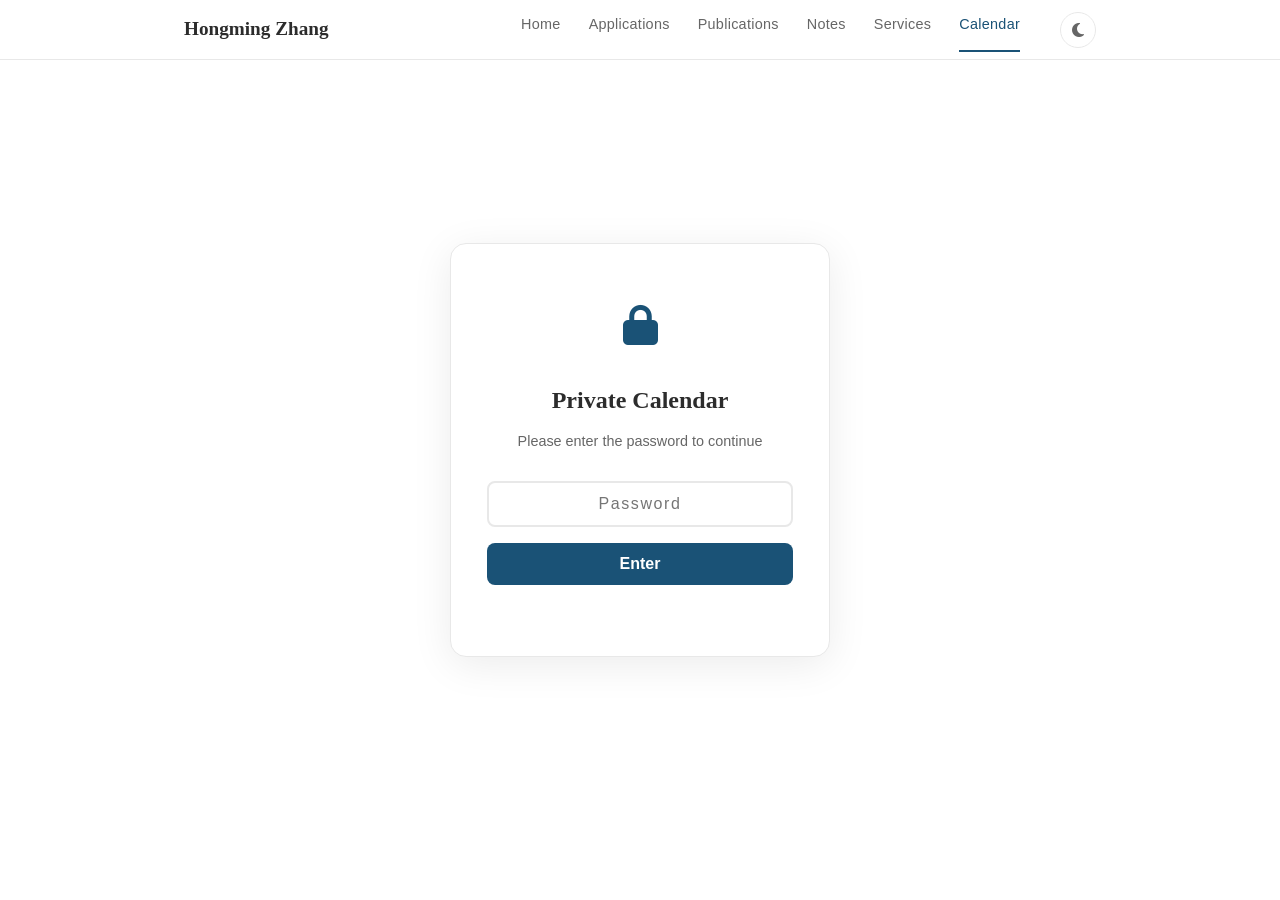
<file: calendar.html>
<!DOCTYPE html>
<html lang="en">
<head>
    <meta charset="UTF-8">
    <meta name="viewport" content="width=device-width, initial-scale=1.0">
    <title>Hongming Zhang - Calendar</title>
    <link rel="stylesheet" href="style.css">
    <link rel="stylesheet" href="https://cdnjs.cloudflare.com/ajax/libs/font-awesome/6.5.1/css/all.min.css" media="print" onload="this.media='all'">
    <noscript><link rel="stylesheet" href="https://cdnjs.cloudflare.com/ajax/libs/font-awesome/6.5.1/css/all.min.css"></noscript>
</head>
<body>

<nav id="navbar">
    <div class="nav-container">
        <a href="index.html" class="nav-name">Hongming Zhang</a>
        <div class="nav-links">
            <a href="index.html">Home</a>
            <a href="applications.html">Applications</a>
            <a href="publications.html">Publications</a>
            <a href="misc.html">Notes</a>
            <a href="services.html">Services</a>
            <a href="calendar.html" class="active">Calendar</a>
            <button class="theme-toggle" aria-label="Toggle dark mode">
                <i class="fas fa-moon"></i>
            </button>
        </div>
        <button class="nav-toggle" aria-label="Toggle navigation">
            <span></span><span></span><span></span>
        </button>
    </div>
</nav>

<!-- 密码输入界面 -->
<div id="password-screen">
    <div class="password-box">
        <div class="password-icon">
            <i class="fas fa-lock"></i>
        </div>
        <h3>Private Calendar</h3>
        <p class="password-hint">Please enter the password to continue</p>
        <input type="password" id="password-input" placeholder="Password" autocomplete="off">
        <button id="password-submit">Enter</button>
        <p class="password-error" id="password-error"></p>
    </div>
</div>

<!-- 日历主界面 -->
<div id="calendar-app" style="display:none;">
    <header id="header" style="padding-top: calc(var(--nav-height) + 24px); padding-bottom: 12px;">
        <div class="container">
            <div class="cal-toolbar">
                <div class="cal-toolbar-left">
                    <button id="today-btn" class="cal-today-btn">Today</button>
                    <button id="prev-btn" class="cal-nav-arrow" aria-label="Previous"><i class="fas fa-chevron-left"></i></button>
                    <button id="next-btn" class="cal-nav-arrow" aria-label="Next"><i class="fas fa-chevron-right"></i></button>
                    <span id="cal-range-label" class="cal-range-label"></span>
                </div>
                <div class="cal-toolbar-right">
                    <div class="cal-view-switcher">
                        <button class="cal-view-btn active" data-view="month">Month</button>
                        <button class="cal-view-btn" data-view="week">Week</button>
                        <button class="cal-view-btn" data-view="day">Day</button>
                    </div>
                    <button id="edit-btn" class="cal-edit-btn" title="Edit events"><i class="fas fa-pen"></i></button>
                </div>
            </div>
        </div>
    </header>

    <section id="calendar-main">
        <div class="container">
            <!-- 月视图 -->
            <div id="month-view" class="cal-view-container">
                <div class="cal-month-box">
                <div class="cal-month-weekdays">
                    <span>Sun</span><span>Mon</span><span>Tue</span><span>Wed</span><span>Thu</span><span>Fri</span><span>Sat</span>
                </div>
                <div id="month-grid" class="cal-month-grid"></div>
                </div>
            </div>

            <!-- 周视图 -->
            <div id="week-view" class="cal-view-container" style="display:none;">
                <div id="week-grid"></div>
            </div>

            <!-- 日视图 -->
            <div id="day-view" class="cal-view-container" style="display:none;">
                <div id="day-grid"></div>
            </div>

        </div>
    </section>
</div>

<!-- 事件详情弹窗 -->
<div id="event-modal" class="cal-event-modal">
    <div class="cal-event-modal-content">
        <span class="cal-event-modal-close" id="event-modal-close"><i class="fas fa-times"></i></span>
        <div id="event-modal-body"></div>
    </div>
</div>

<!-- 编辑弹窗 -->
<div id="edit-modal" class="cal-event-modal">
    <div class="cal-edit-modal-content">
        <span class="cal-event-modal-close" id="edit-modal-close"><i class="fas fa-times"></i></span>
        <div id="edit-modal-body"></div>
    </div>
</div>

<!-- 导出弹窗 -->
<div id="export-modal" class="cal-event-modal">
    <div class="cal-event-modal-content">
        <span class="cal-event-modal-close" id="export-modal-close"><i class="fas fa-times"></i></span>
        <div id="export-modal-body"></div>
    </div>
</div>

<footer>
    <div class="container">
        <p>&copy; 2026 Hongming Zhang.</p>
    </div>
</footer>

<script>
// ========================================================
//  加密 / 解密 (Web Crypto API — AES-256-GCM + PBKDF2)
// ========================================================
async function deriveKey(password, salt) {
    var keyMaterial = await crypto.subtle.importKey(
        'raw', new TextEncoder().encode(password), 'PBKDF2', false, ['deriveKey']
    );
    return crypto.subtle.deriveKey(
        { name: 'PBKDF2', salt: salt, iterations: 100000, hash: 'SHA-256' },
        keyMaterial,
        { name: 'AES-GCM', length: 256 },
        false,
        ['encrypt', 'decrypt']
    );
}

async function encryptData(jsonStr, password) {
    var salt = crypto.getRandomValues(new Uint8Array(16));
    var iv = crypto.getRandomValues(new Uint8Array(12));
    var key = await deriveKey(password, salt);
    var encrypted = await crypto.subtle.encrypt(
        { name: 'AES-GCM', iv: iv }, key, new TextEncoder().encode(jsonStr)
    );
    var combined = new Uint8Array(salt.length + iv.length + encrypted.byteLength);
    combined.set(salt, 0);
    combined.set(iv, salt.length);
    combined.set(new Uint8Array(encrypted), salt.length + iv.length);
    // 转 base64
    var b64 = '';
    var chunk = 0x8000;
    for (var i = 0; i < combined.length; i += chunk) {
        b64 += String.fromCharCode.apply(null, combined.subarray(i, i + chunk));
    }
    return btoa(b64);
}

async function decryptData(b64, password) {
    var binary = atob(b64.trim());
    var bytes = new Uint8Array(binary.length);
    for (var i = 0; i < binary.length; i++) bytes[i] = binary.charCodeAt(i);
    var salt = bytes.slice(0, 16);
    var iv = bytes.slice(16, 28);
    var ciphertext = bytes.slice(28);
    var key = await deriveKey(password, salt);
    var decrypted = await crypto.subtle.decrypt({ name: 'AES-GCM', iv: iv }, key, ciphertext);
    return new TextDecoder().decode(decrypted);
}

// ========================================================
//  状态
// ========================================================
var currentPassword = '';
var encryptedBlob = '';
var eventsData = [];

// ---- DOM 元素 ----
var passwordScreen = document.getElementById('password-screen');
var calendarApp = document.getElementById('calendar-app');
var passwordInput = document.getElementById('password-input');
var passwordSubmit = document.getElementById('password-submit');
var passwordError = document.getElementById('password-error');

// ---- 加载加密数据 ----
function loadEncrypted(callback) {
    var xhr = new XMLHttpRequest();
    xhr.open('GET', 'calendar.enc?t=' + Date.now(), true);
    xhr.onload = function() {
        if (xhr.status === 200) {
            encryptedBlob = xhr.responseText.trim();
        }
        callback();
    };
    xhr.onerror = function() { callback(); };
    xhr.send();
}

// 页面加载时先拉取密文
loadEncrypted(function() {
    if (sessionStorage.getItem('calendar_authed') === 'yes' && sessionStorage.getItem('calendar_pwd')) {
        tryPassword(sessionStorage.getItem('calendar_pwd'));
    }
});

// ---- 密码验证（通过解密尝试） ----
async function tryPassword(pwd) {
    var pw = pwd || passwordInput.value.trim();
    if (!pw || !encryptedBlob) {
        if (!encryptedBlob) passwordError.textContent = 'Data not loaded yet. Please wait.';
        return;
    }
    passwordSubmit.disabled = true;
    passwordSubmit.textContent = 'Decrypting...';
    try {
        var json = await decryptData(encryptedBlob, pw);
        eventsData = JSON.parse(json);
        currentPassword = pw;
        sessionStorage.setItem('calendar_authed', 'yes');
        sessionStorage.setItem('calendar_pwd', pw);
        showCalendar();
    } catch(e) {
        passwordError.textContent = 'Incorrect password. Please try again.';
        passwordInput.value = '';
        passwordInput.focus();
        var box = document.querySelector('.password-box');
        box.classList.add('shake');
        setTimeout(function() { box.classList.remove('shake'); }, 400);
    }
    passwordSubmit.disabled = false;
    passwordSubmit.textContent = 'Enter';
}

function showCalendar() {
    passwordScreen.style.display = 'none';
    calendarApp.style.display = 'block';
    initCalendar();
}

passwordSubmit.addEventListener('click', function() { tryPassword(); });
passwordInput.addEventListener('keydown', function(e) {
    if (e.key === 'Enter') tryPassword();
});

// ---- 主题和导航 ----
(function() {
    var savedTheme = localStorage.getItem('theme');
    var themeToggle = document.querySelector('.theme-toggle');
    if (savedTheme === 'dark') {
        document.body.classList.add('dark');
        var icon = themeToggle ? themeToggle.querySelector('i') : null;
        if (icon) icon.className = 'fas fa-sun';
    }
    if (themeToggle) {
        themeToggle.addEventListener('click', function() {
            document.body.classList.toggle('dark');
            var isDark = document.body.classList.contains('dark');
            localStorage.setItem('theme', isDark ? 'dark' : 'light');
            var icon = themeToggle.querySelector('i');
            icon.className = isDark ? 'fas fa-sun' : 'fas fa-moon';
        });
    }
    var navbar = document.getElementById('navbar');
    var timer = null;
    window.addEventListener('scroll', function() {
        if (timer) clearTimeout(timer);
        timer = setTimeout(function() {
            navbar.classList.toggle('scrolled', window.scrollY > 10);
        }, 16);
    });
    var navToggle = document.querySelector('.nav-toggle');
    var navLinks = document.querySelector('.nav-links');
    if (navToggle) {
        navToggle.addEventListener('click', function() {
            navLinks.classList.toggle('active');
        });
    }
})();

// ========================================================
//  日历核心
// ========================================================

var monthNames = ['January','February','March','April','May','June','July','August','September','October','November','December'];
var monthNamesShort = ['Jan','Feb','Mar','Apr','May','Jun','Jul','Aug','Sep','Oct','Nov','Dec'];
var dayNamesShort = ['Sun','Mon','Tue','Wed','Thu','Fri','Sat'];

var today = new Date();
var viewDate = new Date(today);
var currentView = 'month';

var HOUR_PX = 48;
var SCROLL_HOUR = 7;

// ---- 工具函数 ----
function pad(n) { return String(n).padStart(2, '0'); }
function fmtDate(y, m, d) { return y + '-' + pad(m+1) + '-' + pad(d); }
function timeToMinutes(t) {
    if (!t) return 0;
    var parts = t.split(':');
    return parseInt(parts[0]) * 60 + parseInt(parts[1] || 0);
}
function escapeHtml(str) {
    if (!str) return '';
    return String(str).replace(/&/g,'&amp;').replace(/</g,'&lt;').replace(/>/g,'&gt;').replace(/"/g,'&quot;');
}
function getEventsForDate(dateStr) {
    return eventsData.filter(function(ev) { return ev.date === dateStr; });
}
function getMonday(d) {
    var date = new Date(d);
    var day = date.getDay();
    var diff = date.getDate() - day + (day === 0 ? -6 : 1);
    date.setDate(diff);
    date.setHours(0,0,0,0);
    return date;
}

var calInitialized = false;
function initCalendar() {
    if (calInitialized) { render(); return; }
    calInitialized = true;
    bindControls();
    render();
}

// ---- 渲染入口 ----
function render() {
    updateRangeLabel();
    document.getElementById('month-view').style.display = currentView === 'month' ? 'block' : 'none';
    document.getElementById('week-view').style.display = currentView === 'week' ? 'block' : 'none';
    document.getElementById('day-view').style.display = currentView === 'day' ? 'block' : 'none';
    if (currentView === 'month') renderMonth();
    else if (currentView === 'week') renderWeek();
    else renderDay();
}

function updateRangeLabel() {
    var y = viewDate.getFullYear();
    var m = viewDate.getMonth();
    if (currentView === 'month') {
        document.getElementById('cal-range-label').textContent = monthNames[m] + ' ' + y;
    } else if (currentView === 'week') {
        var ws = getMonday(viewDate);
        var we = new Date(ws); we.setDate(we.getDate() + 6);
        if (ws.getMonth() === we.getMonth()) {
            document.getElementById('cal-range-label').textContent = monthNamesShort[ws.getMonth()] + ' ' + ws.getDate() + ' – ' + we.getDate() + ', ' + we.getFullYear();
        } else {
            document.getElementById('cal-range-label').textContent = monthNamesShort[ws.getMonth()] + ' ' + ws.getDate() + ' – ' + monthNamesShort[we.getMonth()] + ' ' + we.getDate() + ', ' + we.getFullYear();
        }
    } else {
        document.getElementById('cal-range-label').textContent = dayNamesShort[viewDate.getDay()] + ', ' + monthNamesShort[m] + ' ' + viewDate.getDate() + ', ' + y;
    }
}

// ========================================================
//  月视图
// ========================================================
function renderMonth() {
    var grid = document.getElementById('month-grid');
    var y = viewDate.getFullYear();
    var m = viewDate.getMonth();
    var firstDay = new Date(y, m, 1);
    var lastDay = new Date(y, m+1, 0);
    var daysInMonth = lastDay.getDate();
    var startWeekday = firstDay.getDay();
    var prevLast = new Date(y, m, 0).getDate();
    var todayStr = fmtDate(today.getFullYear(), today.getMonth(), today.getDate());

    var html = '';
    for (var i = startWeekday - 1; i >= 0; i--) {
        var d = prevLast - i;
        var ds = fmtDate(m === 0 ? y-1 : y, m === 0 ? 11 : m-1, d);
        html += buildMonthCell(d, ds, true, todayStr);
    }
    for (var j = 1; j <= daysInMonth; j++) {
        var ds2 = fmtDate(y, m, j);
        html += buildMonthCell(j, ds2, false, todayStr);
    }
    var total = startWeekday + daysInMonth;
    var remain = (Math.ceil(total / 7) * 7) - total;
    for (var k = 1; k <= remain; k++) {
        var ds3 = fmtDate(m === 11 ? y+1 : y, m === 11 ? 0 : m+1, k);
        html += buildMonthCell(k, ds3, true, todayStr);
    }

    grid.innerHTML = html;

    grid.querySelectorAll('.cal-event-chip').forEach(function(chip) {
        chip.addEventListener('click', function(e) {
            e.stopPropagation();
            var idx = parseInt(this.getAttribute('data-idx'));
            showEventModal(eventsData[idx]);
        });
    });
    grid.querySelectorAll('.cal-more-link').forEach(function(link) {
        link.addEventListener('click', function(e) {
            e.stopPropagation();
            viewDate = new Date(this.getAttribute('data-date'));
            switchView('day');
        });
    });
}

function buildMonthCell(dayNum, dateStr, otherMonth, todayStr) {
    var dayEvents = getEventsForDate(dateStr);
    var classes = 'cal-month-cell';
    if (otherMonth) classes += ' other-month';
    if (dateStr === todayStr) classes += ' cal-today';

    var chipsHtml = '';
    var sorted = dayEvents.slice().sort(function(a,b) {
        return timeToMinutes(a.time) - timeToMinutes(b.time);
    });
    var maxShow = 3;
    for (var i = 0; i < Math.min(sorted.length, maxShow); i++) {
        var ev = sorted[i];
        var idx = eventsData.indexOf(ev);
        var timeLabel = ev.time ? '<span class="chip-time">' + escapeHtml(ev.time) + '</span> ' : '';
        chipsHtml += '<div class="cal-event-chip" data-idx="' + idx + '">' +
            timeLabel + '<span class="chip-title">' + escapeHtml(ev.title) + '</span></div>';
    }
    if (sorted.length > maxShow) {
        var cellDate = new Date(dateStr);
        chipsHtml += '<span class="cal-more-link" data-date="' + cellDate.toISOString() + '">+' + (sorted.length - maxShow) + ' more</span>';
    }

    return '<div class="' + classes + '" data-date="' + dateStr + '">' +
        '<div class="cal-month-daynum">' + dayNum + '</div>' +
        '<div class="cal-month-events">' + chipsHtml + '</div>' +
        '</div>';
}

// ========================================================
//  时间网格（周视图 & 日视图共用）
// ========================================================
function buildTimeGrid(dayColumns) {
    var colCount = dayColumns.length;
    var timeColWidth = 56;
    var todayStr = fmtDate(today.getFullYear(), today.getMonth(), today.getDate());

    var headerHtml = '<div class="cal-tg-header">' +
        '<div class="cal-tg-corner" style="width:' + timeColWidth + 'px;"></div>';
    dayColumns.forEach(function(col) {
        var isToday = col.dateStr === todayStr;
        headerHtml += '<div class="cal-tg-day-col' + (isToday ? ' today' : '') + '">' +
            '<div class="cal-tg-dayname">' + dayNamesShort[col.date.getDay()] + '</div>' +
            '<div class="cal-tg-daynum' + (isToday ? ' today-num' : '') + '">' + col.date.getDate() + '</div>' +
            '</div>';
    });
    headerHtml += '</div>';

    var bodyHtml = '<div class="cal-tg-scroll">' +
        '<div class="cal-tg-timecol" style="width:' + timeColWidth + 'px;">';
    for (var h = 0; h < 24; h++) {
        var label = h === 0 ? '' : (pad(h) + ':00');
        bodyHtml += '<div class="cal-tg-hour-label" style="height:' + HOUR_PX + 'px">' + label + '</div>';
    }
    bodyHtml += '</div>';

    dayColumns.forEach(function(col) {
        var isToday = col.dateStr === todayStr;
        bodyHtml += '<div class="cal-tg-eventcol' + (isToday ? ' today-col' : '') + '" data-date="' + col.dateStr + '">';

        for (var hh = 0; hh < 24; hh++) {
            bodyHtml += '<div class="cal-tg-hour-line" style="height:' + HOUR_PX + 'px"></div>';
        }

        if (isToday) {
            var nowMin = today.getHours() * 60 + today.getMinutes();
            var topPx = nowMin / 60 * HOUR_PX;
            bodyHtml += '<div class="cal-now-line" style="top:' + topPx + 'px"><span class="cal-now-dot"></span></div>';
        }

        var colEvents = getEventsForDate(col.dateStr).slice().sort(function(a,b) {
            return timeToMinutes(a.time) - timeToMinutes(b.time);
        });
        colEvents.forEach(function(ev) {
            var idx = eventsData.indexOf(ev);
            var startMin = timeToMinutes(ev.time);
            var endMin = ev.endTime ? timeToMinutes(ev.endTime) : startMin + 60;
            if (endMin <= startMin) endMin = startMin + 60;
            var top = startMin / 60 * HOUR_PX;
            var height = Math.max((endMin - startMin) / 60 * HOUR_PX - 2, 20);

            bodyHtml += '<div class="cal-tg-event" data-idx="' + idx + '" style="top:' + top + 'px;height:' + height + 'px;">' +
                '<div class="cal-tg-event-time">' + escapeHtml(ev.time || '') + (ev.endTime ? ' – ' + escapeHtml(ev.endTime) : '') + '</div>' +
                '<div class="cal-tg-event-title">' + escapeHtml(ev.title) + '</div>' +
                (ev.location ? '<div class="cal-tg-event-loc">' + escapeHtml(ev.location) + '</div>' : '') +
                '</div>';
        });

        bodyHtml += '</div>';
    });

    bodyHtml += '</div>';

    var gridStyle = colCount === 1
        ? 'max-width:600px;margin:0 auto;'
        : '';

    return '<div class="cal-tg-wrapper" style="' + gridStyle + '">' + headerHtml + bodyHtml + '</div>';
}

// ========================================================
//  周视图
// ========================================================
function renderWeek() {
    var monday = getMonday(viewDate);
    var cols = [];
    for (var i = 0; i < 7; i++) {
        var d = new Date(monday);
        d.setDate(d.getDate() + i);
        cols.push({ date: d, dateStr: fmtDate(d.getFullYear(), d.getMonth(), d.getDate()) });
    }
    document.getElementById('week-grid').innerHTML = buildTimeGrid(cols);
    bindTimeGridEvents();
    scrollToHour('week-grid');
}

// ========================================================
//  日视图
// ========================================================
function renderDay() {
    var d = new Date(viewDate);
    var cols = [{ date: d, dateStr: fmtDate(d.getFullYear(), d.getMonth(), d.getDate()) }];
    document.getElementById('day-grid').innerHTML = buildTimeGrid(cols);
    bindTimeGridEvents();
    scrollToHour('day-grid');
}

function scrollToHour(containerId) {
    setTimeout(function() {
        var scroll = document.querySelector('#' + containerId + ' .cal-tg-scroll');
        if (scroll) scroll.scrollTop = SCROLL_HOUR * HOUR_PX;
    }, 50);
}

function bindTimeGridEvents() {
    document.querySelectorAll('.cal-tg-event').forEach(function(el) {
        el.addEventListener('click', function(e) {
            e.stopPropagation();
            var idx = parseInt(this.getAttribute('data-idx'));
            showEventModal(eventsData[idx]);
        });
    });
}

// ========================================================
//  事件详情弹窗
// ========================================================
function showEventModal(ev) {
    if (!ev) return;
    var body = document.getElementById('event-modal-body');
    var dateParts = ev.date.split('-');
    var dateObj = new Date(parseInt(dateParts[0]), parseInt(dateParts[1])-1, parseInt(dateParts[2]));
    var niceDate = dayNamesShort[dateObj.getDay()] + ', ' + monthNames[dateObj.getMonth()] + ' ' + dateObj.getDate() + ', ' + dateObj.getFullYear();

    body.innerHTML =
        '<div class="cal-modal-title">' + escapeHtml(ev.title) + '</div>' +
        '<div class="cal-modal-date"><i class="far fa-calendar"></i> ' + niceDate + '</div>' +
        (ev.time ? '<div class="cal-modal-time"><i class="far fa-clock"></i> ' + escapeHtml(ev.time) + (ev.endTime ? ' – ' + escapeHtml(ev.endTime) : '') + '</div>' : '') +
        (ev.location ? '<div class="cal-modal-loc"><i class="fas fa-map-marker-alt"></i> ' + escapeHtml(ev.location) + '</div>' : '') +
        (ev.description ? '<div class="cal-modal-desc">' + escapeHtml(ev.description) + '</div>' : '');

    document.getElementById('event-modal').classList.add('active');
}

document.getElementById('event-modal-close').addEventListener('click', function() {
    document.getElementById('event-modal').classList.remove('active');
});
document.getElementById('event-modal').addEventListener('click', function(e) {
    if (e.target === this) this.classList.remove('active');
});
document.addEventListener('keydown', function(e) {
    if (e.key === 'Escape') {
        document.getElementById('event-modal').classList.remove('active');
        document.getElementById('edit-modal').classList.remove('active');
        document.getElementById('export-modal').classList.remove('active');
    }
});

// ========================================================
//  控件绑定
// ========================================================
function switchView(view) {
    currentView = view;
    document.querySelectorAll('.cal-view-btn').forEach(function(btn) {
        btn.classList.toggle('active', btn.getAttribute('data-view') === view);
    });
    render();
}

function bindControls() {
    document.getElementById('today-btn').onclick = function() {
        viewDate = new Date(today);
        render();
    };
    document.getElementById('prev-btn').onclick = function() { navigate(-1); };
    document.getElementById('next-btn').onclick = function() { navigate(1); };

    document.querySelectorAll('.cal-view-btn').forEach(function(btn) {
        btn.onclick = function() { switchView(this.getAttribute('data-view')); };
    });

    document.getElementById('edit-btn').onclick = function() { showEditModal(); };
}

function navigate(dir) {
    if (currentView === 'month') {
        viewDate.setMonth(viewDate.getMonth() + dir);
    } else if (currentView === 'week') {
        viewDate.setDate(viewDate.getDate() + dir * 7);
    } else {
        viewDate.setDate(viewDate.getDate() + dir);
    }
    render();
}

// ========================================================
//  编辑功能
// ========================================================
function showEditModal() {
    renderEditList();
    document.getElementById('edit-modal').classList.add('active');
}

function renderEditList() {
    var body = document.getElementById('edit-modal-body');
    var sorted = eventsData.slice().sort(function(a, b) {
        if (a.date !== b.date) return a.date < b.date ? -1 : 1;
        return timeToMinutes(a.time) - timeToMinutes(b.time);
    });

    var listHtml = '<div class="cal-edit-section"><h4>Current Events (' + sorted.length + ')</h4>';
    if (sorted.length === 0) {
        listHtml += '<p class="cal-edit-empty">No events yet.</p>';
    } else {
        sorted.forEach(function(ev) {
            var realIdx = eventsData.indexOf(ev);
            listHtml += '<div class="cal-edit-item">' +
                '<div class="cal-edit-item-info">' +
                    '<span class="cal-edit-item-date">' + escapeHtml(ev.date) + '</span>' +
                    '<span class="cal-edit-item-time">' + escapeHtml(ev.time || '') + (ev.endTime ? '–' + escapeHtml(ev.endTime) : '') + '</span>' +
                    '<span class="cal-edit-item-title">' + escapeHtml(ev.title) + '</span>' +
                    (ev.location ? '<span class="cal-edit-item-loc">' + escapeHtml(ev.location) + '</span>' : '') +
                '</div>' +
                '<button class="cal-edit-delete" data-idx="' + realIdx + '"><i class="fas fa-trash"></i></button>' +
            '</div>';
        });
    }
    listHtml += '</div>';

    // 添加表单
    listHtml += '<div class="cal-edit-section">' +
        '<h4>Add New Event</h4>' +
        '<div class="cal-edit-form">' +
            '<div class="cal-edit-form-row">' +
                '<label>Date <span class="req">*</span></label>' +
                '<input type="date" id="edit-date" placeholder="2026-07-10">' +
            '</div>' +
            '<div class="cal-edit-form-row">' +
                '<label>Title <span class="req">*</span></label>' +
                '<input type="text" id="edit-title" placeholder="e.g. Baidu">' +
            '</div>' +
            '<div class="cal-edit-form-row cal-edit-form-row-2">' +
                '<div><label>Start</label><input type="time" id="edit-time" placeholder="14:00"></div>' +
                '<div><label>End</label><input type="time" id="edit-endtime" placeholder="16:00"></div>' +
            '</div>' +
            '<div class="cal-edit-form-row">' +
                '<label>Location (short)</label>' +
                '<input type="text" id="edit-location" placeholder="e.g. Rongke Center">' +
            '</div>' +
            '<div class="cal-edit-form-row">' +
                '<label>Full Address (shown on click)</label>' +
                '<input type="text" id="edit-description" placeholder="Full address details">' +
            '</div>' +
            '<button id="edit-add-btn" class="cal-edit-add-btn"><i class="fas fa-plus"></i> Add Event</button>' +
        '</div>' +
    '</div>';

    // 导出按钮
    listHtml += '<div class="cal-edit-section">' +
        '<button id="edit-export-btn" class="cal-edit-export-btn"><i class="fas fa-lock"></i> Save &amp; Export Encrypted</button>' +
    '</div>';

    body.innerHTML = listHtml;

    // 绑定删除
    body.querySelectorAll('.cal-edit-delete').forEach(function(btn) {
        btn.addEventListener('click', function() {
            var idx = parseInt(this.getAttribute('data-idx'));
            eventsData.splice(idx, 1);
            renderEditList();
            render();
        });
    });

    // 绑定添加
    document.getElementById('edit-add-btn').addEventListener('click', function() {
        var date = document.getElementById('edit-date').value.trim();
        var title = document.getElementById('edit-title').value.trim();
        if (!date || !title) {
            alert('Date and Title are required.');
            return;
        }
        var newEv = {
            date: date,
            title: title,
            time: document.getElementById('edit-time').value || '',
            endTime: document.getElementById('edit-endtime').value || '',
            location: document.getElementById('edit-location').value.trim(),
            description: document.getElementById('edit-description').value.trim()
        };
        // 清理空字段
        if (!newEv.time) delete newEv.time;
        if (!newEv.endTime) delete newEv.endTime;
        if (!newEv.location) delete newEv.location;
        if (!newEv.description) delete newEv.description;
        eventsData.push(newEv);
        renderEditList();
        render();
    });

    // 绑定导出
    document.getElementById('edit-export-btn').addEventListener('click', exportEncrypted);
}

async function exportEncrypted() {
    var btn = document.getElementById('edit-export-btn');
    btn.disabled = true;
    btn.innerHTML = '<i class="fas fa-spinner fa-spin"></i> Encrypting...';
    try {
        var jsonStr = JSON.stringify(eventsData, null, 4);
        var encrypted = await encryptData(jsonStr, currentPassword);
        showExportModal(encrypted);
    } catch(e) {
        alert('Encryption failed: ' + e.message);
    }
    btn.disabled = false;
    btn.innerHTML = '<i class="fas fa-lock"></i> Save &amp; Export Encrypted';
}

function showExportModal(encryptedText) {
    var body = document.getElementById('export-modal-body');
    body.innerHTML =
        '<div class="cal-modal-title">Encrypted Data Ready</div>' +
        '<p class="cal-export-hint">Copy the encrypted text below and paste it into <code>calendar.enc</code> in your GitHub repository.</p>' +
        '<textarea id="export-textarea" readonly>' + escapeHtml(encryptedText) + '</textarea>' +
        '<div class="cal-export-actions">' +
            '<button id="export-copy-btn" class="cal-edit-export-btn"><i class="fas fa-copy"></i> Copy All</button>' +
        '</div>';

    document.getElementById('export-modal').classList.add('active');

    document.getElementById('export-copy-btn').addEventListener('click', function() {
        var ta = document.getElementById('export-textarea');
        ta.select();
        ta.setSelectionRange(0, 99999);
        try {
            document.execCommand('copy');
            this.innerHTML = '<i class="fas fa-check"></i> Copied!';
            var self = this;
            setTimeout(function() {
                self.innerHTML = '<i class="fas fa-copy"></i> Copy All';
            }, 2000);
        } catch(e) {
            alert('Press Ctrl+C to copy.');
        }
    });
}

document.getElementById('edit-modal-close').addEventListener('click', function() {
    document.getElementById('edit-modal').classList.remove('active');
});
document.getElementById('edit-modal').addEventListener('click', function(e) {
    if (e.target === this) this.classList.remove('active');
});
document.getElementById('export-modal-close').addEventListener('click', function() {
    document.getElementById('export-modal').classList.remove('active');
});
document.getElementById('export-modal').addEventListener('click', function(e) {
    if (e.target === this) this.classList.remove('active');
});
</script>

</body>
</html>
</file>
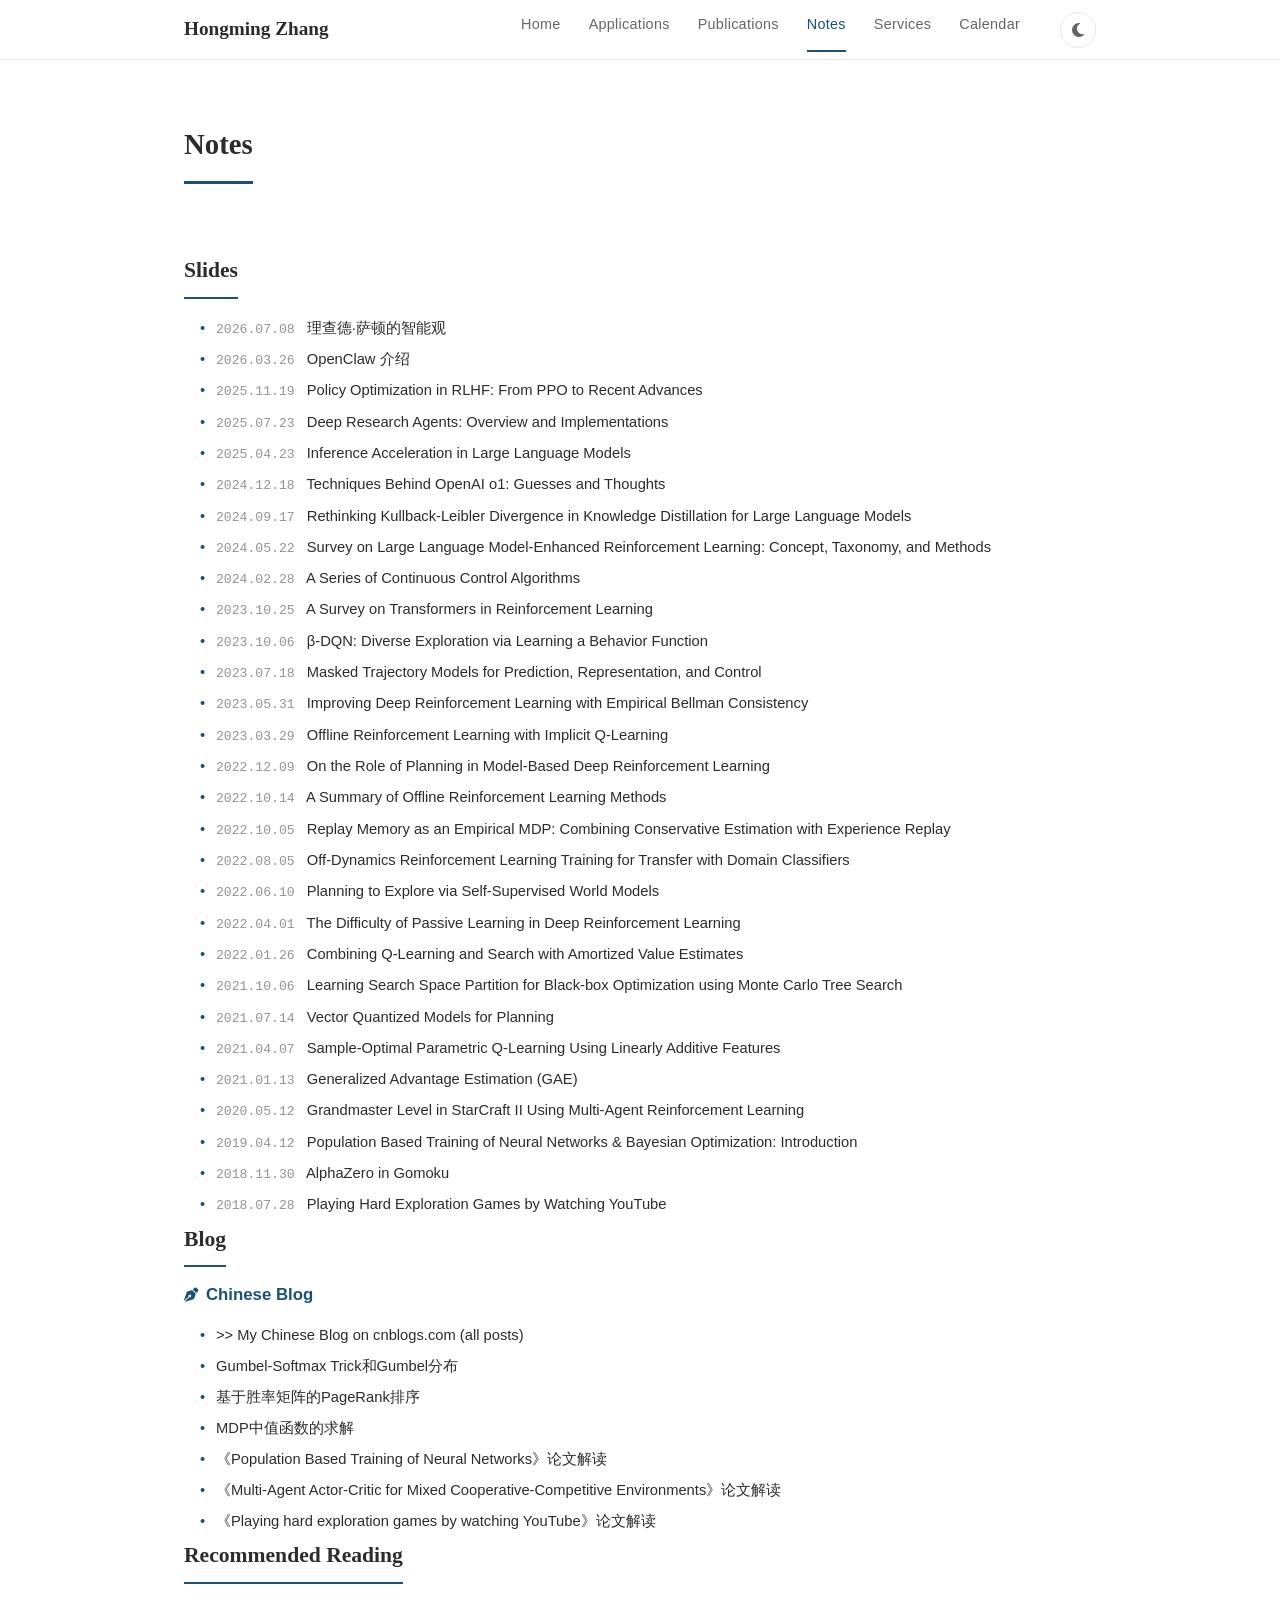
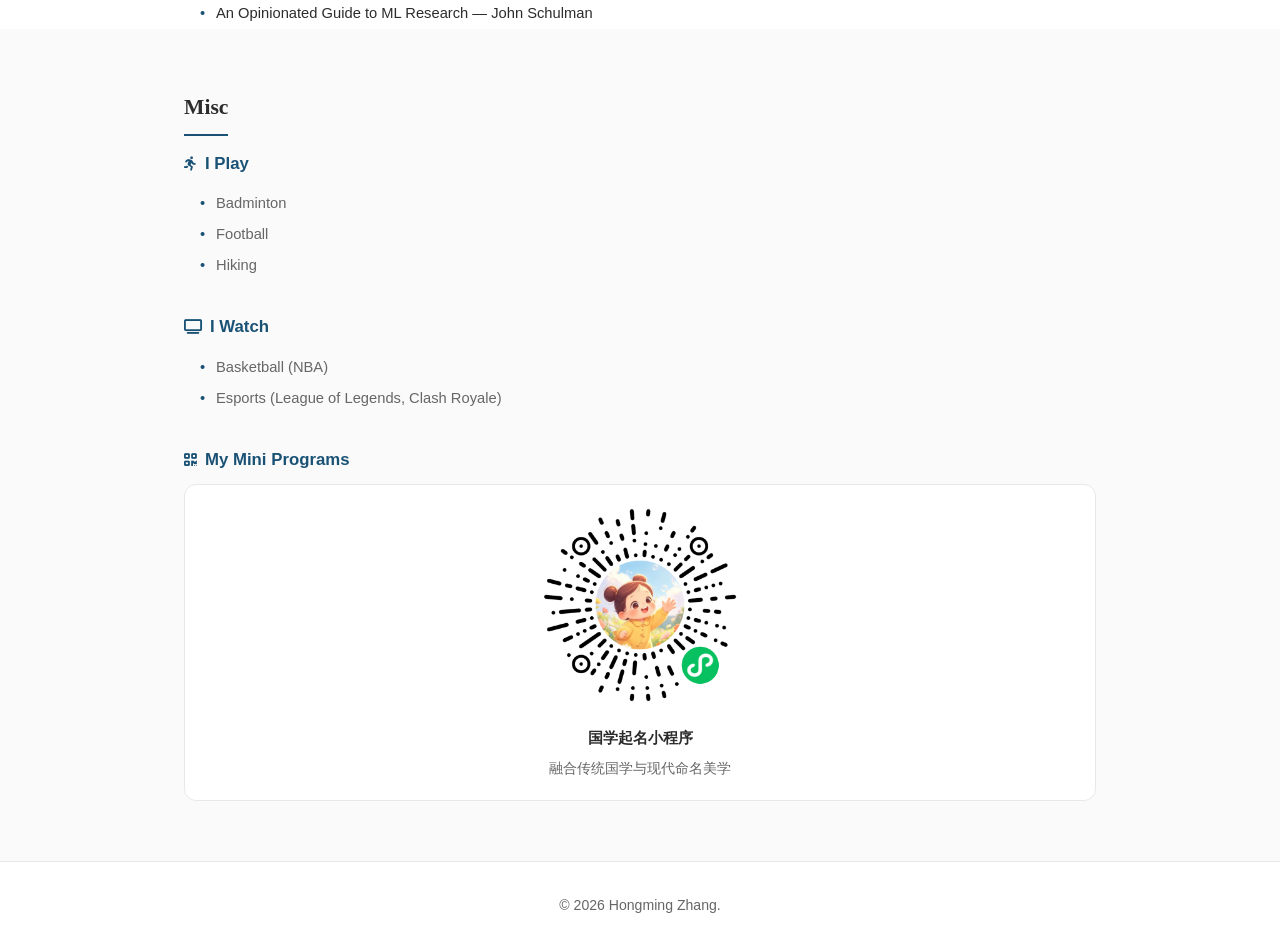
<file: misc.html>
<!DOCTYPE html>
<html lang="en">
<head>
    <meta charset="UTF-8">
    <meta name="viewport" content="width=device-width, initial-scale=1.0">
    <title>Hongming Zhang - Notes</title>
    <link rel="stylesheet" href="style.css">
    <link rel="stylesheet" href="https://cdnjs.cloudflare.com/ajax/libs/font-awesome/6.5.1/css/all.min.css" media="print" onload="this.media='all'">
    <noscript><link rel="stylesheet" href="https://cdnjs.cloudflare.com/ajax/libs/font-awesome/6.5.1/css/all.min.css"></noscript>
</head>
<body>

<nav id="navbar">
    <div class="nav-container">
        <a href="index.html" class="nav-name">Hongming Zhang</a>
        <div class="nav-links">
            <a href="index.html">Home</a>
            <a href="applications.html">Applications</a>
            <a href="publications.html">Publications</a>
            <a href="misc.html" class="active">Notes</a>
            <a href="services.html">Services</a>
            <a href="calendar.html">Calendar</a>
            <button class="theme-toggle" aria-label="Toggle dark mode">
                <i class="fas fa-moon"></i>
            </button>
        </div>
        <button class="nav-toggle" aria-label="Toggle navigation">
            <span></span><span></span><span></span>
        </button>
    </div>
</nav>

<header id="header">
    <div class="container">
        <h2 class="section-title">Notes</h2>
    </div>
</header>

<section id="slides">
    <div class="container">
        <h2 class="subsection-title">Slides</h2>
        <div id="slides-content" class="misc-grid"></div>
    </div>
</section>

<section id="blog">
    <div class="container">
        <h2 class="subsection-title">Blog</h2>
        <div id="blog-content" class="misc-grid"></div>
    </div>
</section>

<section id="reading">
    <div class="container">
        <h2 class="subsection-title">Recommended Reading</h2>
        <div id="reading-content" class="misc-grid"></div>
    </div>
</section>

<section id="misc">
    <div class="container">
        <h2 class="subsection-title">Misc</h2>
        <div id="misc-content" class="misc-grid"></div>
    </div>
</section>

<footer>
    <div class="container">
        <p>&copy; 2026 Hongming Zhang.</p>
    </div>
</footer>

<div id="imageModal" class="modal">
    <span class="modal-close" onclick="closeModal()">&times;</span>
    <img class="modal-content" id="modalImage">
</div>

<script src="script.js"></script>
</body>
</html>
</file>
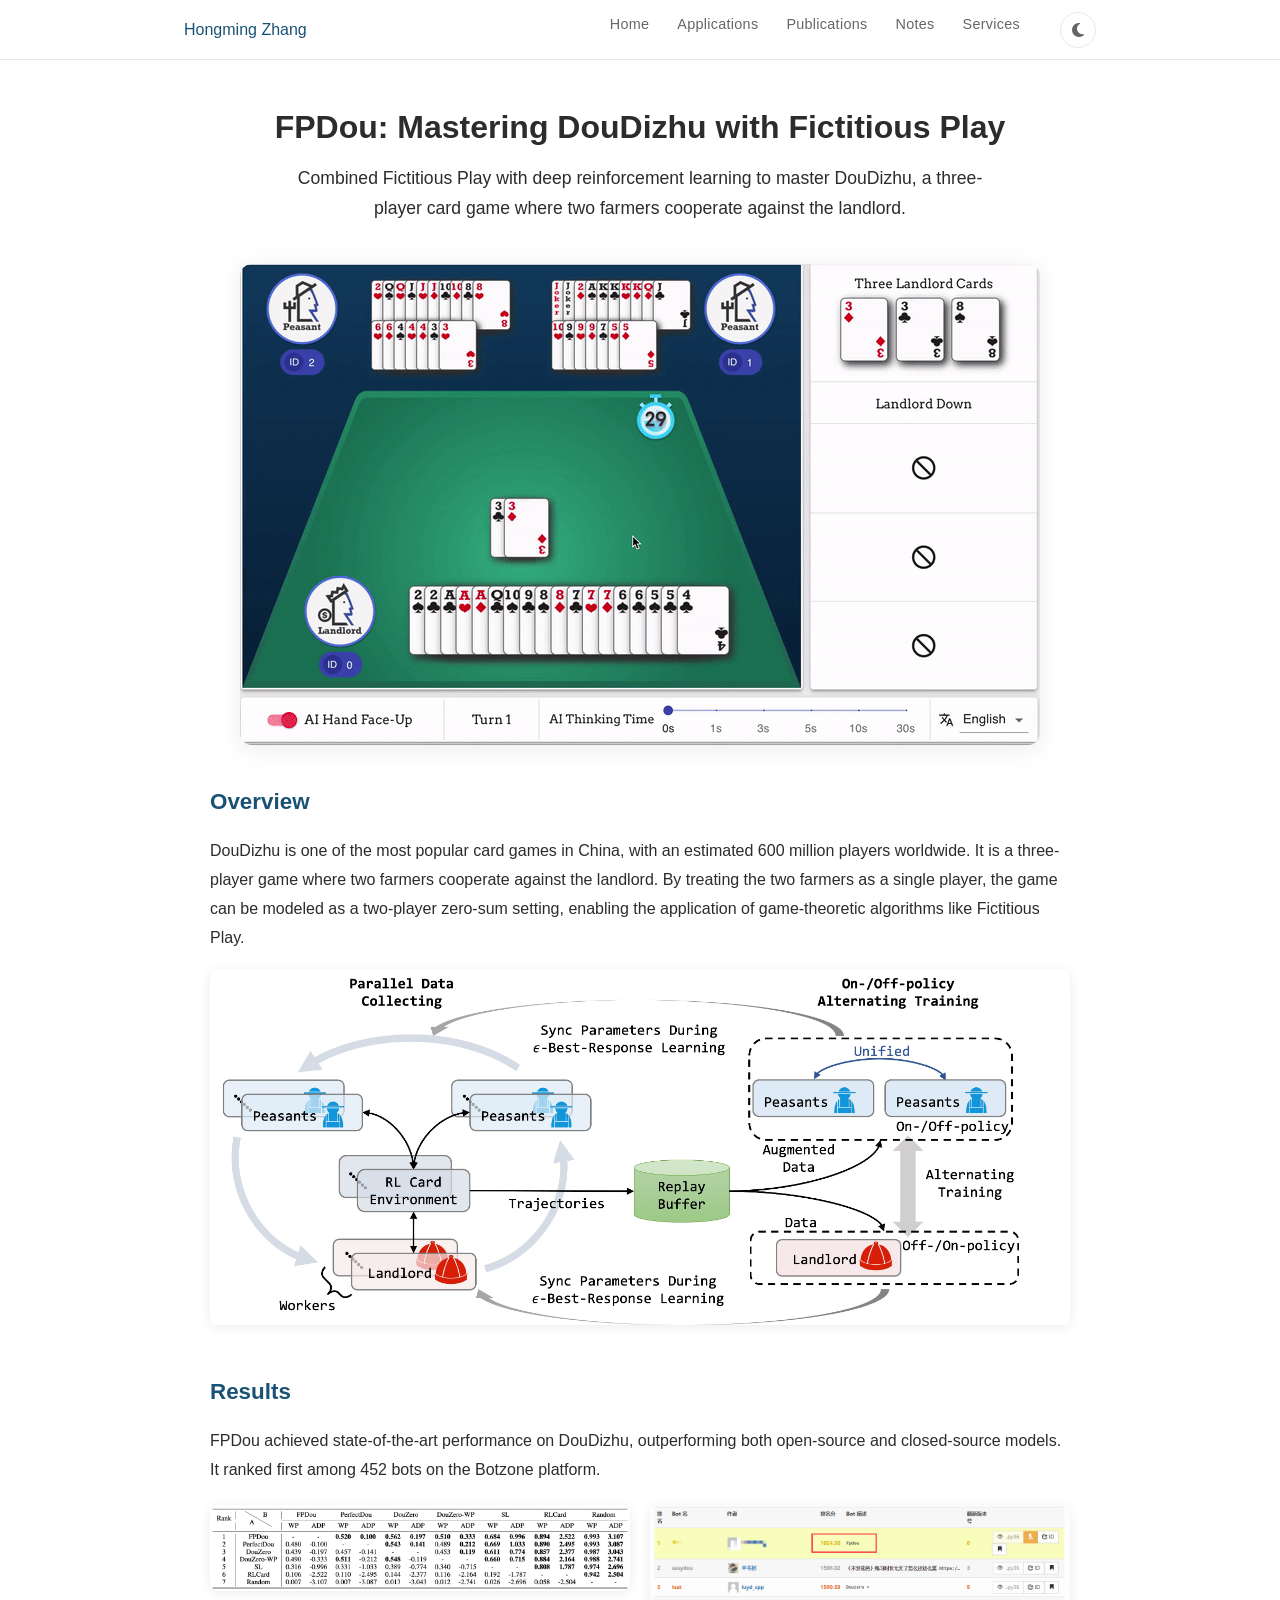
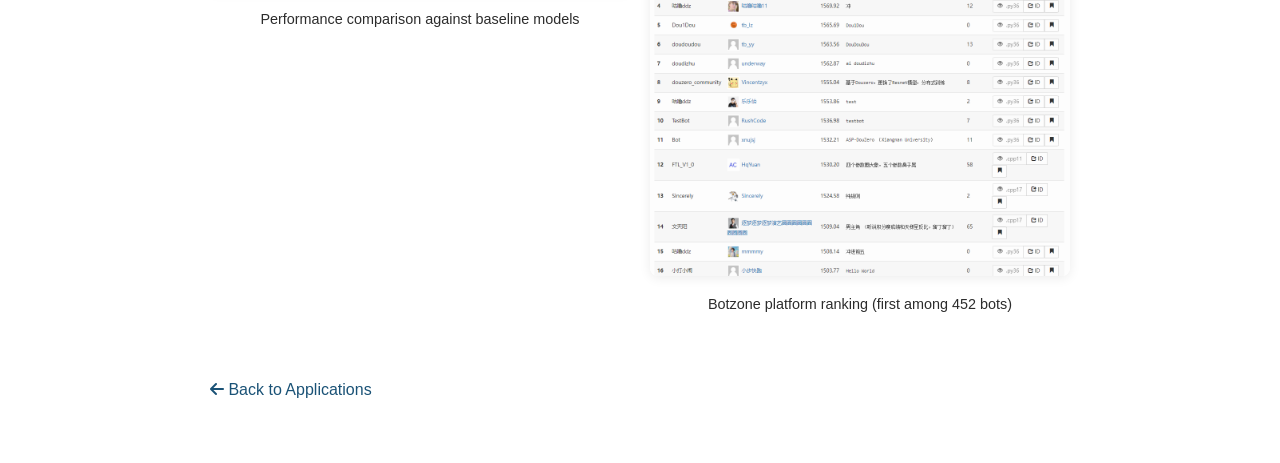
<file: project_fpdou.html>
<!DOCTYPE html>
<html lang="en">
<head>
    <meta charset="UTF-8">
    <meta name="viewport" content="width=device-width, initial-scale=1.0">
    <title>FPDou - Project Details</title>
    <link rel="stylesheet" href="style.css">
    <link rel="stylesheet" href="https://cdnjs.cloudflare.com/ajax/libs/font-awesome/6.4.0/css/all.min.css">
    <style>
        .project-detail {
            max-width: 900px;
            margin: 80px auto 40px;
            padding: 20px;
        }
        .project-detail-header {
            text-align: center;
            margin-bottom: 40px;
        }
        .project-detail-header h1 {
            font-size: 2rem;
            margin-bottom: 10px;
        }
        .project-detail-header p {
            color: var(--color-text-secondary);
            font-size: 1.1rem;
            max-width: 700px;
            margin: 0 auto;
        }
        .project-detail-media {
            margin-bottom: 30px;
            text-align: center;
        }
        .project-detail-media img,
        .project-detail-media video {
            max-width: 100%;
            border-radius: 12px;
            box-shadow: 0 4px 24px var(--color-shadow);
        }
        .project-detail-section {
            margin-bottom: 40px;
        }
        .project-detail-section h2 {
            font-size: 1.4rem;
            margin-bottom: 16px;
            color: var(--color-accent);
        }
        .project-detail-section p {
            line-height: 1.8;
            color: var(--color-text);
        }
        .result-grid {
            display: grid;
            grid-template-columns: repeat(auto-fit, minmax(280px, 1fr));
            gap: 20px;
            margin-top: 20px;
        }
        .result-item {
            text-align: center;
        }
        .result-item img {
            max-width: 100%;
            border-radius: 8px;
            box-shadow: 0 2px 12px var(--color-shadow);
        }
        .result-item figcaption {
            margin-top: 8px;
            font-size: 0.9rem;
            color: var(--color-text-secondary);
        }
        .back-link {
            display: inline-block;
            margin-top: 20px;
            color: var(--color-accent);
            text-decoration: none;
        }
        .back-link:hover {
            text-decoration: underline;
        }
    </style>
</head>
<body>
    <nav class="navbar" id="navbar">
        <div class="nav-container">
            <a href="index.html" class="nav-logo">Hongming Zhang</a>
            <div class="nav-toggle">
                <i class="fas fa-bars"></i>
            </div>
            <div class="nav-links">
                <a href="index.html">Home</a>
                <a href="applications.html">Applications</a>
                <a href="publications.html">Publications</a>
                <a href="misc.html">Notes</a>
                <a href="services.html">Services</a>
                <button class="theme-toggle"><i class="fas fa-moon"></i></button>
            </div>
        </div>
    </nav>

    <div class="project-detail">
        <div class="project-detail-header">
            <h1>FPDou: Mastering DouDizhu with Fictitious Play</h1>
            <p>Combined Fictitious Play with deep reinforcement learning to master DouDizhu, a three-player card game where two farmers cooperate against the landlord.</p>
        </div>

        <div class="project-detail-media">
            <img src="images/fpdou.gif" alt="FPDou Demo">
        </div>

        <div class="project-detail-section">
            <h2>Overview</h2>
            <p>DouDizhu is one of the most popular card games in China, with an estimated 600 million players worldwide. It is a three-player game where two farmers cooperate against the landlord. By treating the two farmers as a single player, the game can be modeled as a two-player zero-sum setting, enabling the application of game-theoretic algorithms like Fictitious Play.</p>
            <img src="images/fpdou_pic/overview.jpg" alt="FPDou Overview" style="max-width: 100%; border-radius: 8px; margin-top: 16px; box-shadow: 0 2px 12px var(--color-shadow);">
        </div>

        <div class="project-detail-section">
            <h2>Results</h2>
            <p>FPDou achieved state-of-the-art performance on DouDizhu, outperforming both open-source and closed-source models. It ranked first among 452 bots on the Botzone platform.</p>
            <div class="result-grid">
                <figure class="result-item">
                    <img src="images/fpdou_pic/results.jpg" alt="FPDou Results">
                    <figcaption>Performance comparison against baseline models</figcaption>
                </figure>
                <figure class="result-item">
                    <img src="images/fpdou_pic/botzone_mask.png" alt="Botzone Ranking">
                    <figcaption>Botzone platform ranking (first among 452 bots)</figcaption>
                </figure>
            </div>
        </div>

        <a href="applications.html" class="back-link">
            <i class="fas fa-arrow-left"></i> Back to Applications
        </a>
    </div>

    <script src="script.js"></script>
</body>
</html>
</file>
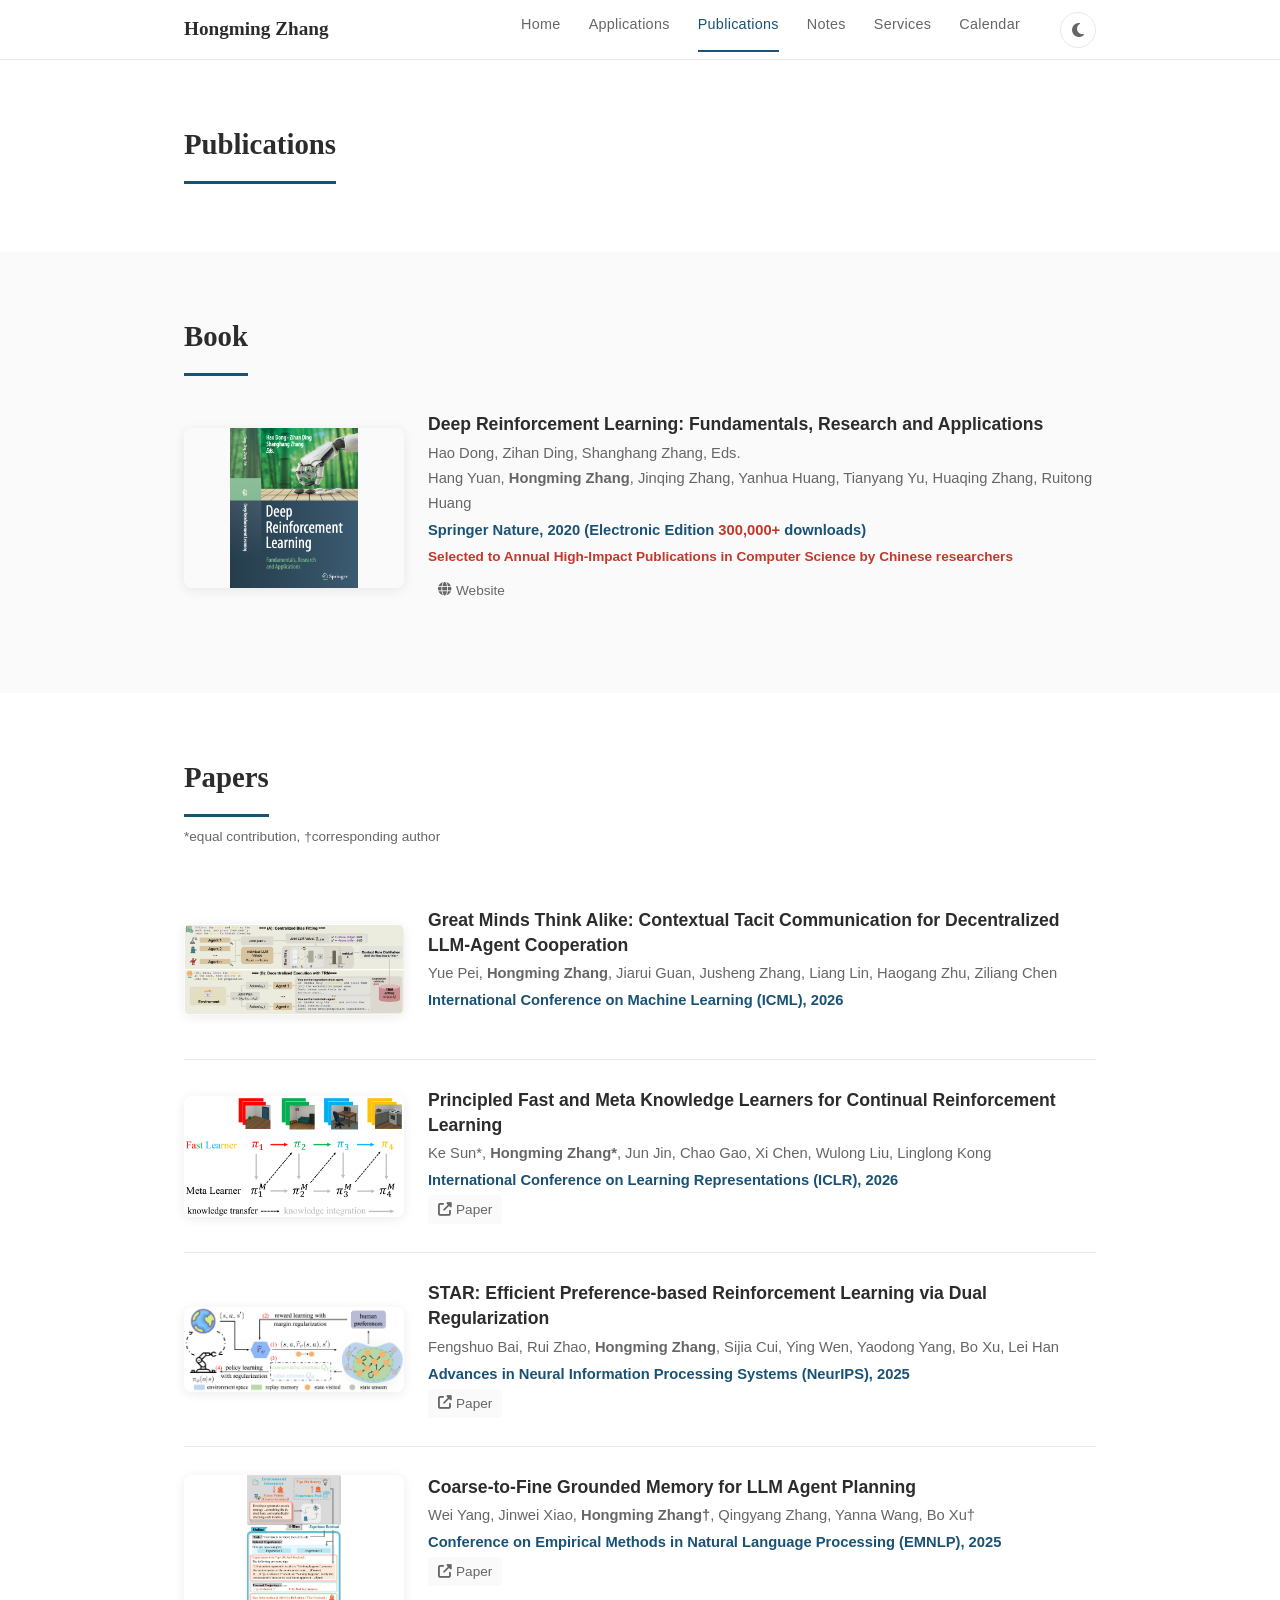
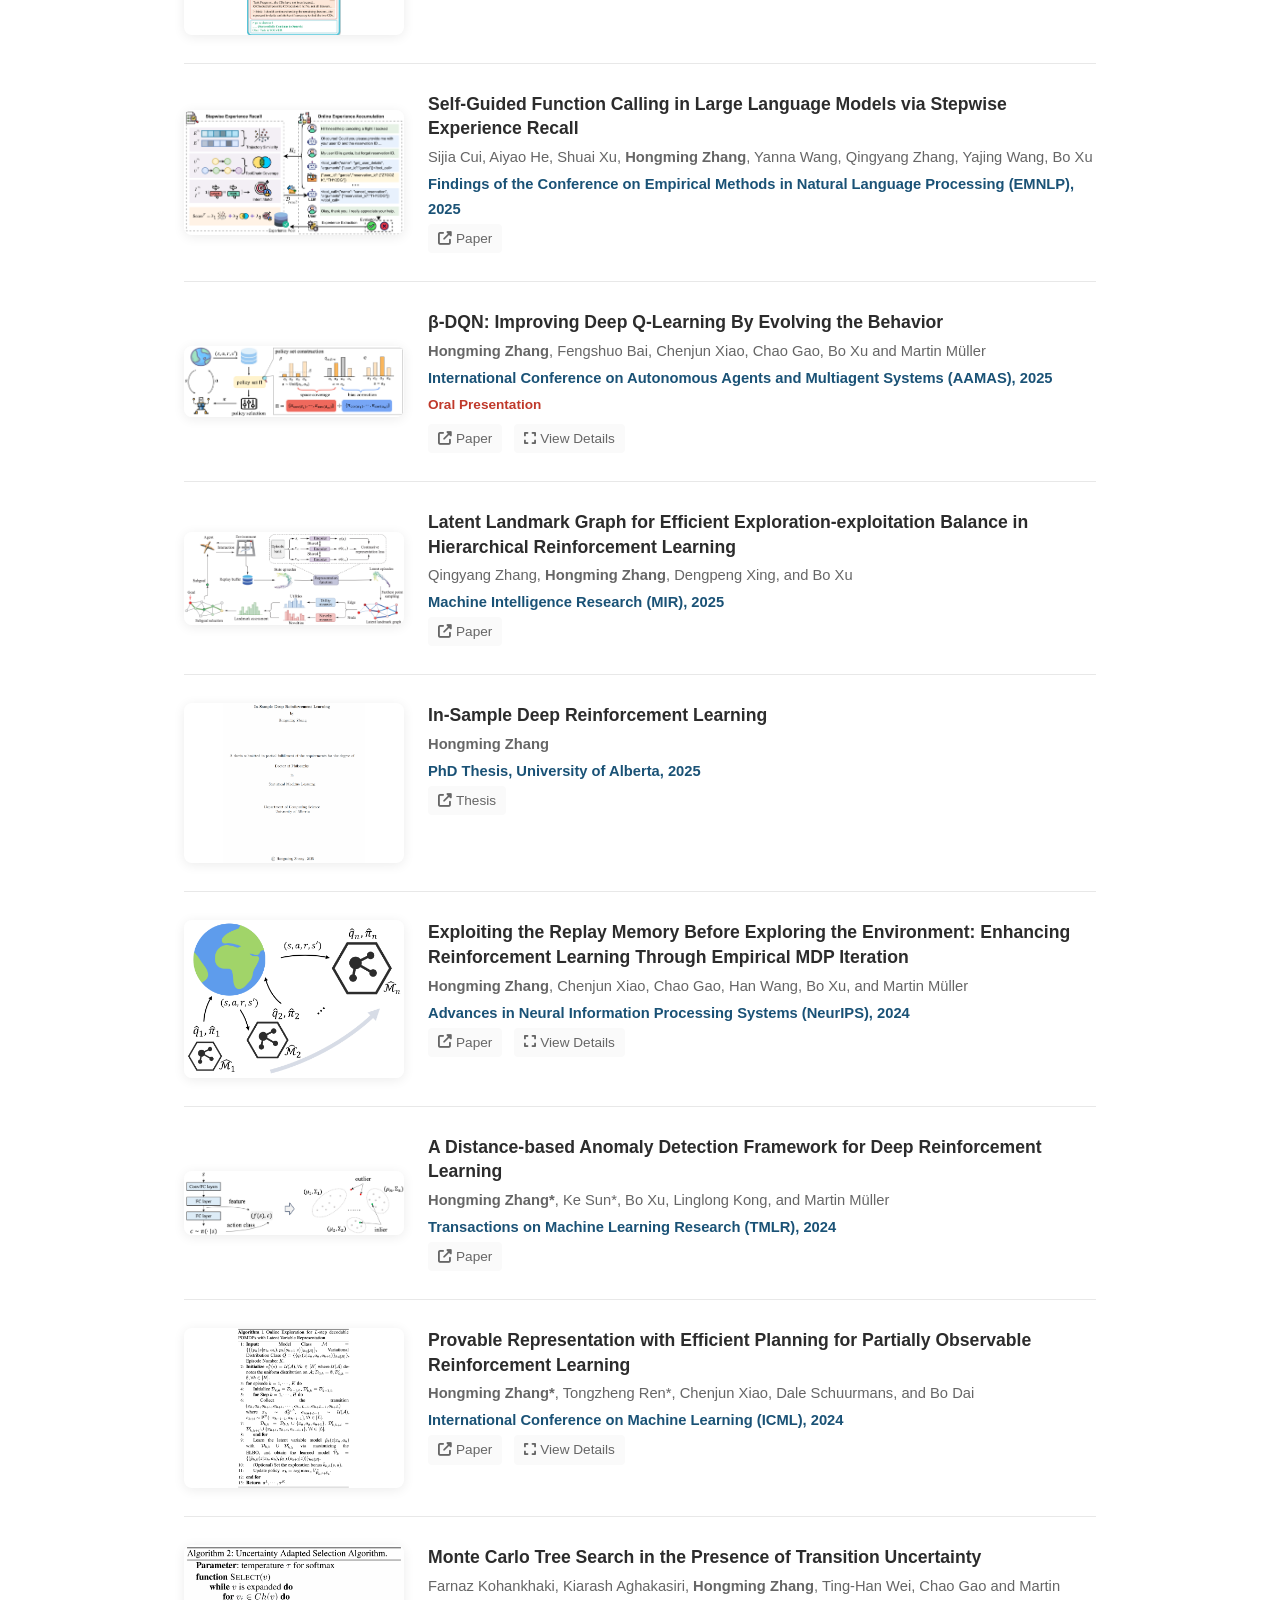
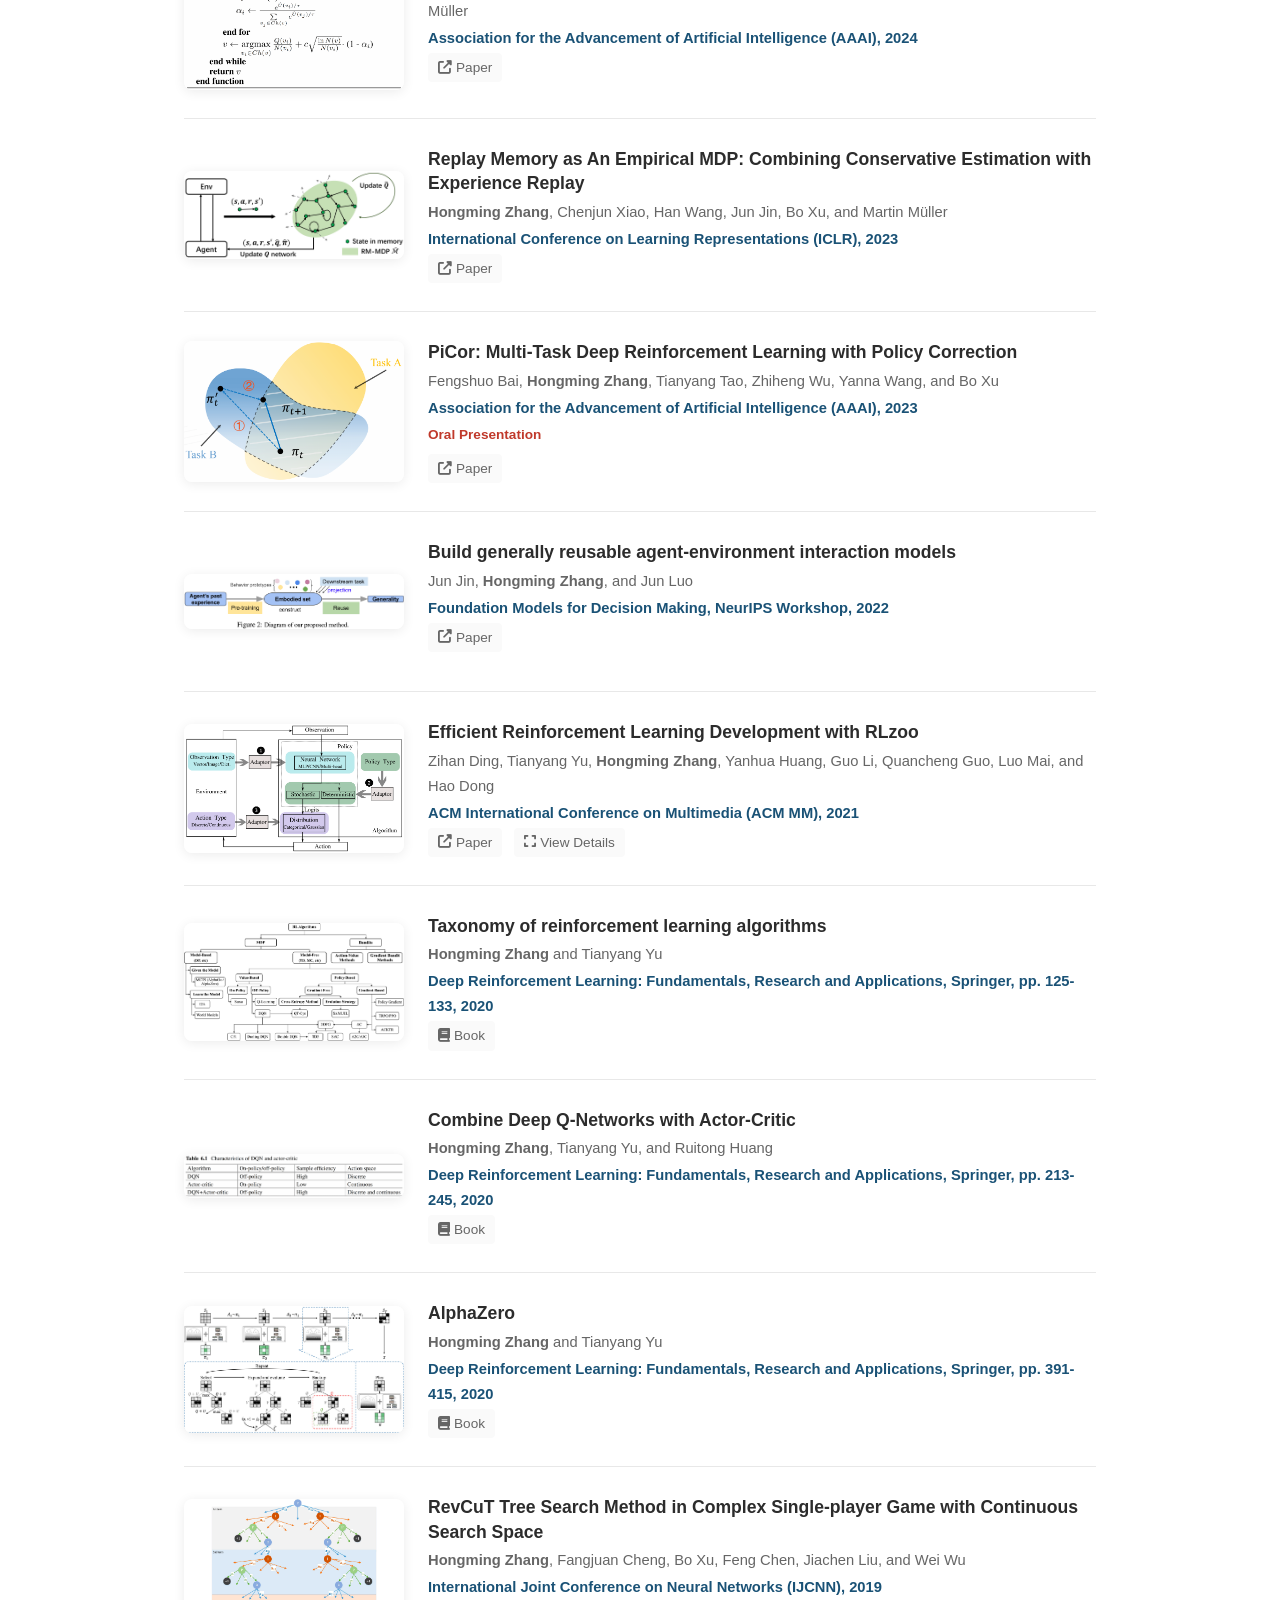
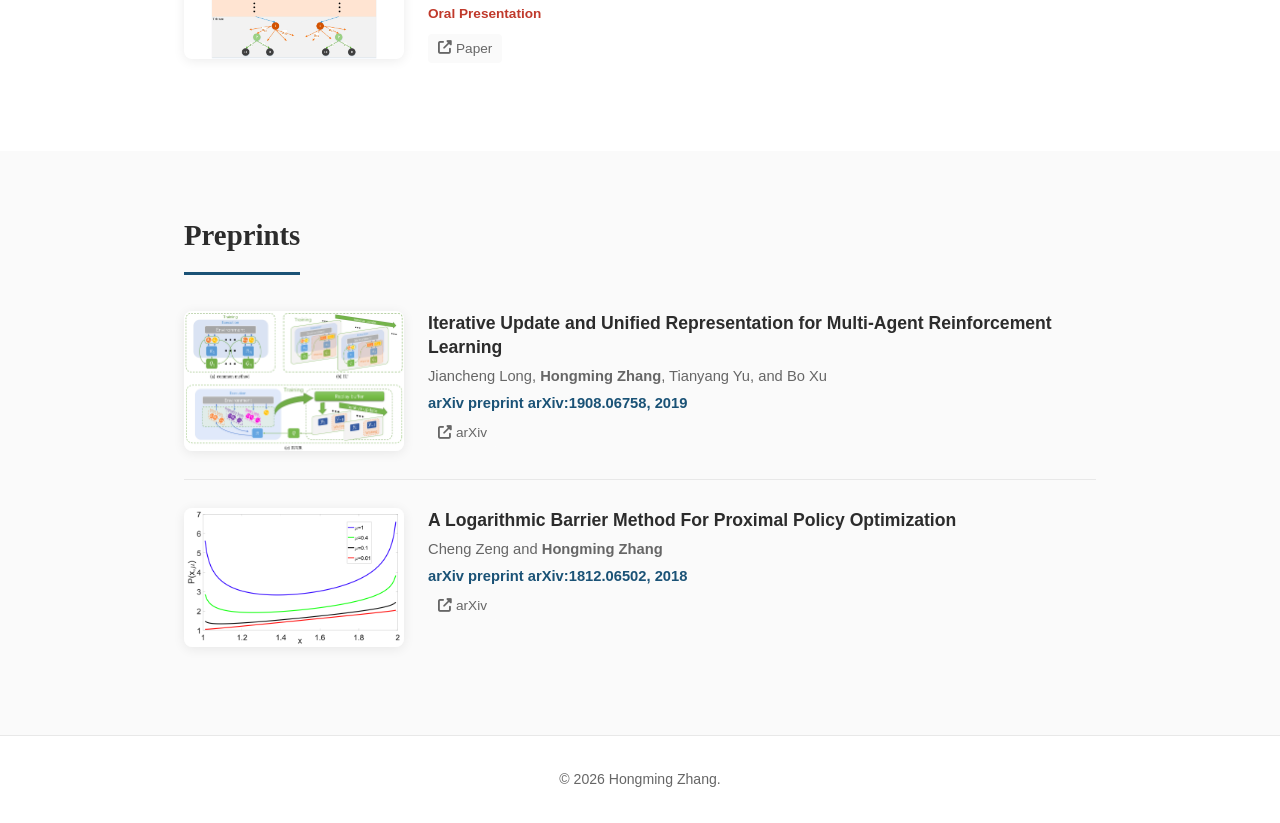
<file: publications.html>
<!DOCTYPE html>
<html lang="en">
<head>
    <meta charset="UTF-8">
    <meta name="viewport" content="width=device-width, initial-scale=1.0">
    <title>Hongming Zhang - Publications</title>
    <link rel="stylesheet" href="style.css">
    <link rel="stylesheet" href="https://cdnjs.cloudflare.com/ajax/libs/font-awesome/6.5.1/css/all.min.css" media="print" onload="this.media='all'">
    <noscript><link rel="stylesheet" href="https://cdnjs.cloudflare.com/ajax/libs/font-awesome/6.5.1/css/all.min.css"></noscript>
</head>
<body>

<nav id="navbar">
    <div class="nav-container">
        <a href="index.html" class="nav-name">Hongming Zhang</a>
        <div class="nav-links">
            <a href="index.html">Home</a>
            <a href="applications.html">Applications</a>
            <a href="publications.html" class="active">Publications</a>
            <a href="misc.html">Notes</a>
            <a href="services.html">Services</a>
            <a href="calendar.html">Calendar</a>
            <button class="theme-toggle" aria-label="Toggle dark mode">
                <i class="fas fa-moon"></i>
            </button>
        </div>
        <button class="nav-toggle" aria-label="Toggle navigation">
            <span></span><span></span><span></span>
        </button>
    </div>
</nav>

<header id="header">
    <div class="container">
        <h2 class="section-title">Publications</h2>
    </div>
</header>

<section id="book">
    <div class="container">
        <h2 class="section-title">Book</h2>
        <div id="book-content"></div>
    </div>
</section>

<section id="publications">
    <div class="container">
        <h2 class="section-title">Papers</h2>
        <p class="section-subtitle">*equal contribution, †corresponding author</p>
        <div id="publications-content"></div>
    </div>
</section>

<section id="preprints">
    <div class="container">
        <h2 class="section-title">Preprints</h2>
        <div id="preprints-content"></div>
    </div>
</section>

<footer>
    <div class="container">
        <p>&copy; 2026 Hongming Zhang.</p>
    </div>
</footer>

<div id="imageModal" class="modal">
    <span class="modal-close" onclick="closeModal()">&times;</span>
    <img class="modal-content" id="modalImage">
</div>

<script src="script.js"></script>
</body>
</html>
</file>
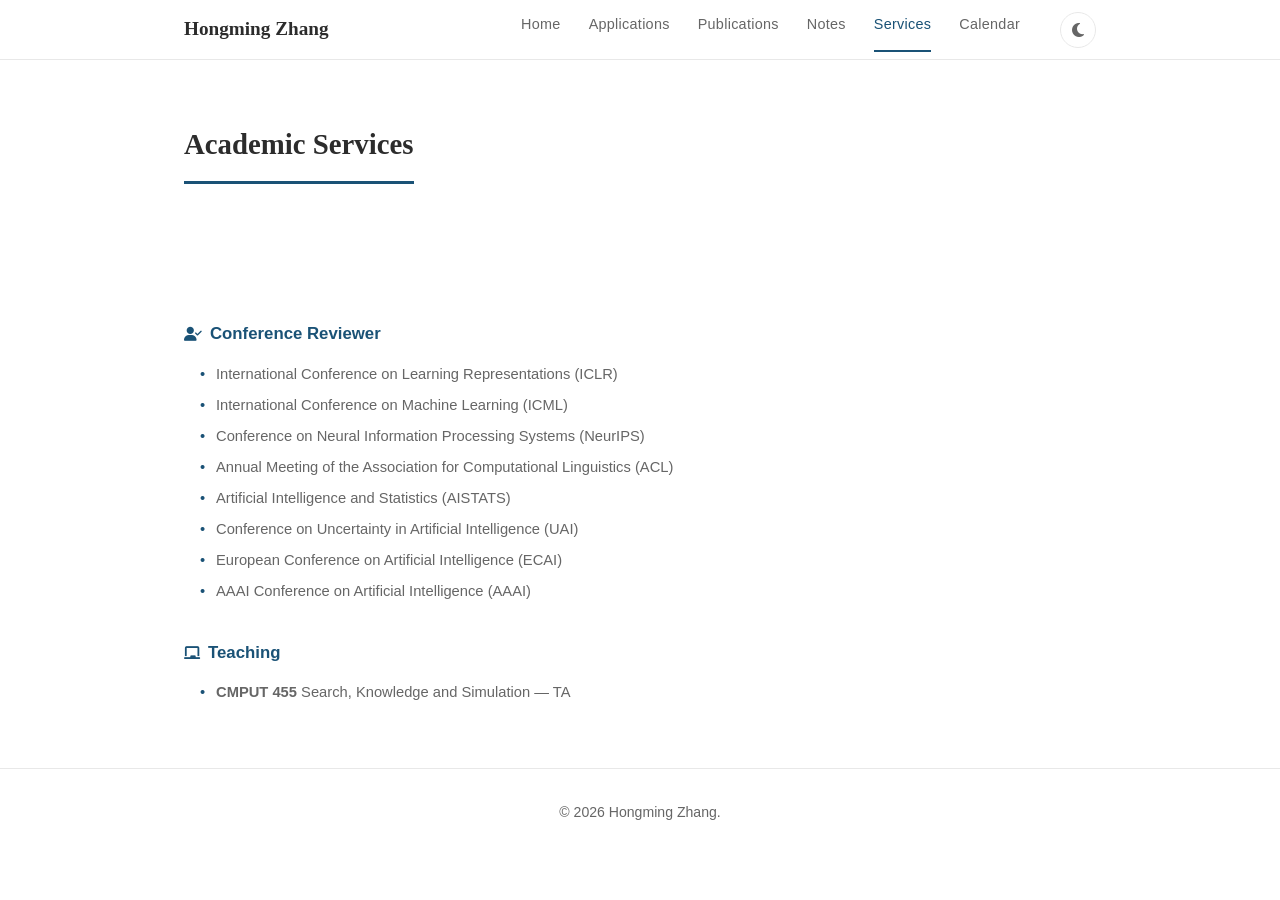
<file: services.html>
<!DOCTYPE html>
<html lang="en">
<head>
    <meta charset="UTF-8">
    <meta name="viewport" content="width=device-width, initial-scale=1.0">
    <title>Hongming Zhang - Academic Services</title>
    <link rel="stylesheet" href="style.css">
    <link rel="stylesheet" href="https://cdnjs.cloudflare.com/ajax/libs/font-awesome/6.5.1/css/all.min.css" media="print" onload="this.media='all'">
    <noscript><link rel="stylesheet" href="https://cdnjs.cloudflare.com/ajax/libs/font-awesome/6.5.1/css/all.min.css"></noscript>
</head>
<body>

<nav id="navbar">
    <div class="nav-container">
        <a href="index.html" class="nav-name">Hongming Zhang</a>
        <div class="nav-links">
            <a href="index.html">Home</a>
            <a href="applications.html">Applications</a>
            <a href="publications.html">Publications</a>
            <a href="misc.html">Notes</a>
            <a href="services.html" class="active">Services</a>
            <a href="calendar.html">Calendar</a>
            <button class="theme-toggle" aria-label="Toggle dark mode">
                <i class="fas fa-moon"></i>
            </button>
        </div>
        <button class="nav-toggle" aria-label="Toggle navigation">
            <span></span><span></span><span></span>
        </button>
    </div>
</nav>

<header id="header">
    <div class="container">
        <h2 class="section-title">Academic Services</h2>
    </div>
</header>

<section id="services">
    <div class="container">
        <div id="services-content" class="services-grid"></div>
    </div>
</section>

<footer>
    <div class="container">
        <p>&copy; 2026 Hongming Zhang.</p>
    </div>
</footer>

<div id="imageModal" class="modal">
    <span class="modal-close" onclick="closeModal()">&times;</span>
    <img class="modal-content" id="modalImage">
</div>

<script src="script.js"></script>
</body>
</html>
</file>
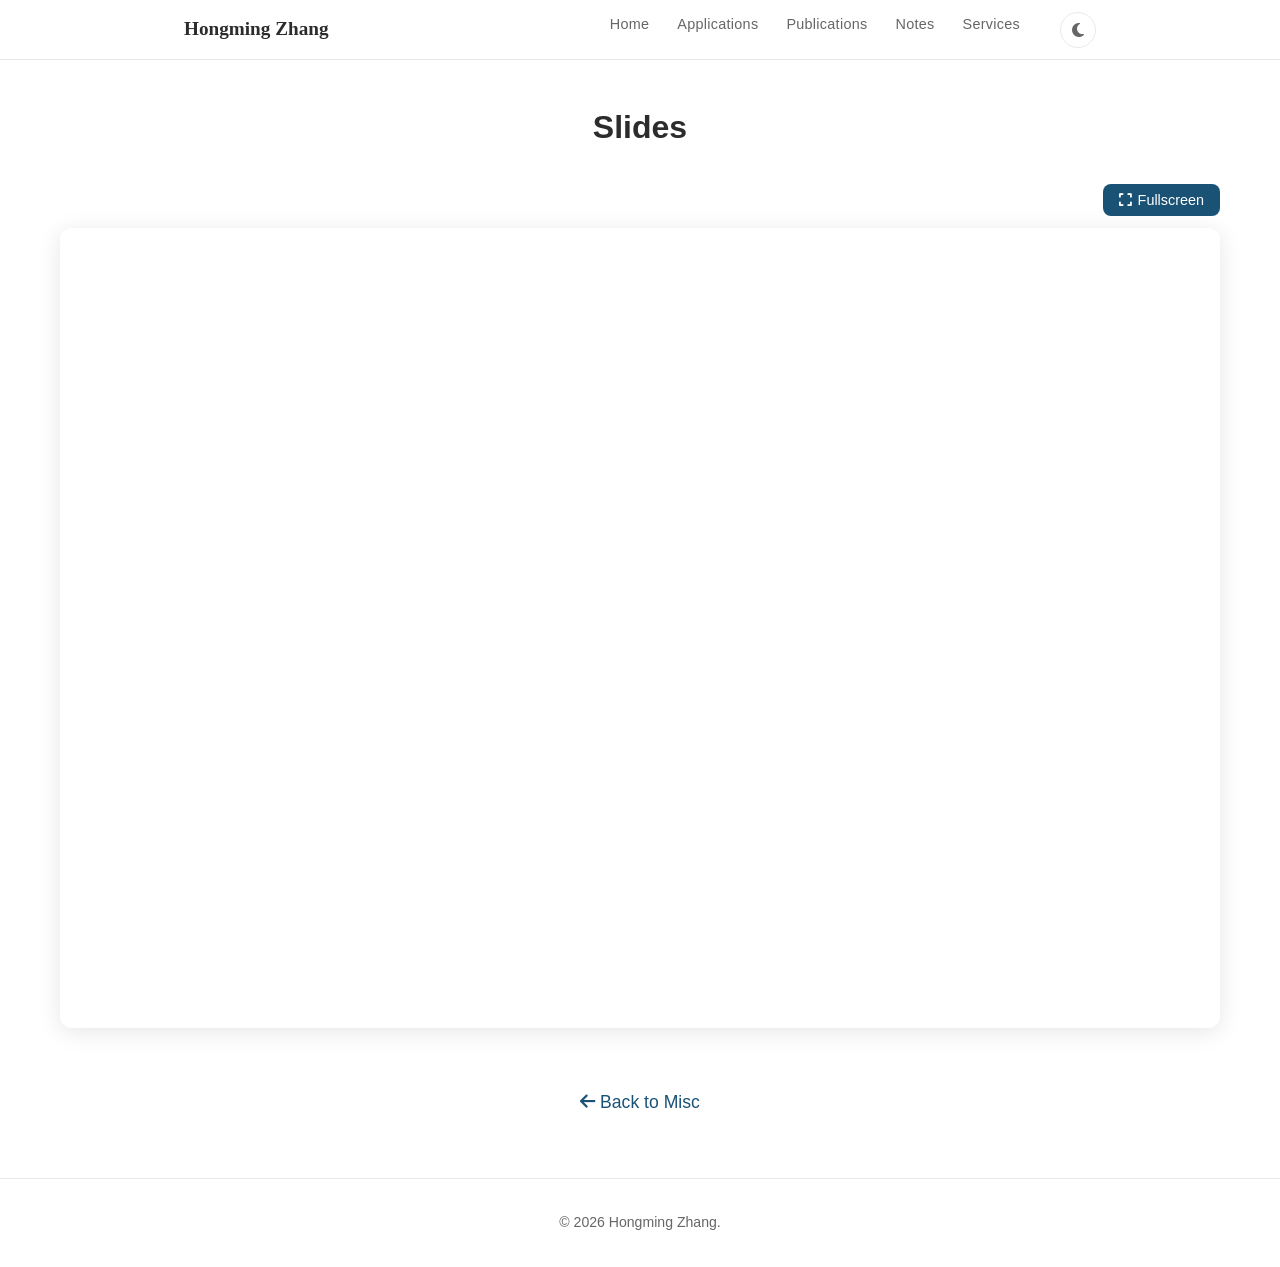
<file: slide_viewer.html>
<!DOCTYPE html>
<html lang="en">
<head>
    <meta charset="UTF-8">
    <meta name="viewport" content="width=device-width, initial-scale=1.0">
    <title>Slides Viewer - Hongming Zhang</title>
    <link rel="stylesheet" href="style.css">
    <link rel="stylesheet" href="https://cdnjs.cloudflare.com/ajax/libs/font-awesome/6.5.1/css/all.min.css" media="print" onload="this.media='all'">
    <noscript><link rel="stylesheet" href="https://cdnjs.cloudflare.com/ajax/libs/font-awesome/6.5.1/css/all.min.css"></noscript>
    <style>
        .slides-container {
            max-width: 1200px;
            margin: 80px auto 40px;
            padding: 20px;
            text-align: center;
        }
        .slides-header {
            margin-bottom: 30px;
        }
        .slides-header h1 {
            font-size: 2rem;
            margin-bottom: 10px;
        }
        .slides-header p {
            color: var(--color-text-secondary);
        }
        .pdf-viewer {
            background: white;
            border-radius: 12px;
            box-shadow: 0 4px 24px rgba(0,0,0,0.1);
            overflow: hidden;
            margin-bottom: 30px;
        }
        .pdf-viewer iframe {
            width: 100%;
            height: 800px;
            border: none;
            display: block;
        }
        .viewer-toolbar {
            display: flex;
            justify-content: flex-end;
            margin-bottom: 12px;
        }
        .fullscreen-btn {
            background: var(--color-accent, #2563eb);
            color: #fff;
            border: none;
            border-radius: 8px;
            padding: 8px 16px;
            font-size: 0.9rem;
            cursor: pointer;
            display: inline-flex;
            align-items: center;
            gap: 6px;
            transition: opacity 0.2s ease;
        }
        .fullscreen-btn:hover {
            opacity: 0.85;
        }
        /* Fullscreen state: wrapper fills screen, toolbar stays, iframe fills rest */
        .viewer-wrapper:fullscreen {
            width: 100vw;
            height: 100vh;
            background: white;
            display: flex;
            flex-direction: column;
        }
        .viewer-wrapper:fullscreen .viewer-toolbar {
            flex-shrink: 0;
            padding: 10px 16px;
            margin-bottom: 0;
        }
        .viewer-wrapper:fullscreen .pdf-viewer {
            flex: 1;
            min-height: 0;
            border-radius: 0;
            box-shadow: none;
            margin-bottom: 0;
            display: flex;
        }
        .viewer-wrapper:fullscreen .pdf-viewer iframe {
            width: 100%;
            height: 100%;
        }
        .viewer-wrapper:-webkit-full-screen {
            width: 100vw;
            height: 100vh;
            background: white;
            display: flex;
            flex-direction: column;
        }
        .viewer-wrapper:-webkit-full-screen .viewer-toolbar {
            flex-shrink: 0;
            padding: 10px 16px;
            margin-bottom: 0;
        }
        .viewer-wrapper:-webkit-full-screen .pdf-viewer {
            flex: 1;
            min-height: 0;
            border-radius: 0;
            box-shadow: none;
            margin-bottom: 0;
            display: flex;
        }
        .viewer-wrapper:-webkit-full-screen .pdf-viewer iframe {
            width: 100%;
            height: 100%;
        }
        .back-link {
            display: inline-block;
            margin-top: 30px;
            color: var(--color-accent);
            text-decoration: none;
            font-size: 1.1rem;
        }
        .back-link:hover {
            text-decoration: underline;
        }
        @media (max-width: 768px) {
            .pdf-viewer iframe {
                height: 600px;
            }
        }
    </style>
</head>
<body>

<nav id="navbar">
    <div class="nav-container">
        <a href="index.html" class="nav-name">Hongming Zhang</a>
        <div class="nav-links">
            <a href="index.html">Home</a>
            <a href="applications.html">Applications</a>
            <a href="publications.html">Publications</a>
            <a href="misc.html">Notes</a>
            <a href="services.html">Services</a>
            <button class="theme-toggle" aria-label="Toggle dark mode">
                <i class="fas fa-moon"></i>
            </button>
        </div>
        <button class="nav-toggle" aria-label="Toggle navigation">
            <span></span><span></span><span></span>
        </button>
    </div>
</nav>

<div class="slides-container">
    <div class="slides-header">
        <h1 id="slide-title">Slides</h1>
    </div>

    <div class="viewer-wrapper" id="viewerWrapper">
        <div class="viewer-toolbar">
            <button class="fullscreen-btn" id="fullscreenBtn" type="button" aria-label="Toggle fullscreen">
                <i class="fas fa-expand"></i> <span>Fullscreen</span>
            </button>
        </div>

        <div class="pdf-viewer">
            <iframe id="slide-frame" title="Slides PDF" type="application/pdf">
                <p>Your browser does not support PDFs.</p>
            </iframe>
        </div>
    </div>

    <a href="misc.html" class="back-link">
        <i class="fas fa-arrow-left"></i> Back to Misc
    </a>
</div>

<footer>
    <div class="container">
        <p>&copy; 2026 Hongming Zhang.</p>
    </div>
</footer>

<script>
    (function () {
        var params = new URLSearchParams(window.location.search);
        var file = params.get('file');
        var title = params.get('title');
        if (title) {
            document.getElementById('slide-title').textContent = decodeURIComponent(title);
            document.title = decodeURIComponent(title) + ' - Hongming Zhang';
        }
        if (file) {
            var frame = document.getElementById('slide-frame');
            frame.src = decodeURIComponent(file);
        }

        // Fullscreen toggle
        var viewer = document.getElementById('viewerWrapper');
        var btn = document.getElementById('fullscreenBtn');
        var icon = btn.querySelector('i');
        var label = btn.querySelector('span');

        function isFullscreen() {
            return document.fullscreenElement || document.webkitFullscreenElement;
        }

        function updateBtn() {
            if (isFullscreen()) {
                icon.className = 'fas fa-compress';
                label.textContent = 'Exit';
            } else {
                icon.className = 'fas fa-expand';
                label.textContent = 'Fullscreen';
            }
        }

        btn.addEventListener('click', function () {
            if (isFullscreen()) {
                if (document.exitFullscreen) document.exitFullscreen();
                else if (document.webkitExitFullscreen) document.webkitExitFullscreen();
            } else {
                if (viewer.requestFullscreen) viewer.requestFullscreen();
                else if (viewer.webkitRequestFullscreen) viewer.webkitRequestFullscreen();
            }
        });

        document.addEventListener('fullscreenchange', updateBtn);
        document.addEventListener('webkitfullscreenchange', updateBtn);
    })();
</script>
<script src="script.js"></script>
</body>
</html>
</file>
<file: style.css>
:root {
    --color-bg: #ffffff;
    --color-text: #2c2c2c;
    --color-text-light: #666666;
    --color-accent: #1a5276;
    --color-accent-light: #2980b9;
    --color-border: #e8e8e8;
    --color-section-bg: #fafafa;
    --color-card-bg: #ffffff;
    --color-shadow: rgba(0, 0, 0, 0.08);
    --font-heading: 'Playfair Display', Georgia, serif;
    --font-body: -apple-system, BlinkMacSystemFont, 'Segoe UI', Roboto, sans-serif;
    --max-width: 960px;
    --nav-height: 60px;
}

body.dark {
    --color-bg: #1a1a2e;
    --color-text: #e0e0e0;
    --color-text-light: #a0a0a0;
    --color-accent: #5dade2;
    --color-accent-light: #85c1e9;
    --color-border: #2c2c4a;
    --color-section-bg: #16213e;
    --color-card-bg: #1f2940;
    --color-shadow: rgba(0, 0, 0, 0.3);
}

* {
    margin: 0;
    padding: 0;
    box-sizing: border-box;
}

html {
    scroll-behavior: smooth;
    scroll-padding-top: var(--nav-height);
}

body {
    font-family: var(--font-body);
    font-size: 16px;
    line-height: 1.7;
    color: var(--color-text);
    background: var(--color-bg);
    -webkit-font-smoothing: antialiased;
}

a {
    color: var(--color-accent);
    text-decoration: none;
    transition: color 0.2s;
}

a:hover {
    color: var(--color-accent-light);
}

.container {
    max-width: var(--max-width);
    margin: 0 auto;
    padding: 0 24px;
}

/* ===== Navigation ===== */
#navbar {
    position: fixed;
    top: 0;
    left: 0;
    right: 0;
    height: var(--nav-height);
    background: rgba(255, 255, 255, 0.95);
    backdrop-filter: blur(10px);
    border-bottom: 1px solid var(--color-border);
    z-index: 1000;
    transition: box-shadow 0.3s;
}

body.dark #navbar {
    background: rgba(26, 26, 46, 0.95);
}

#navbar.scrolled {
    box-shadow: 0 2px 20px var(--color-shadow);
}

.nav-container {
    max-width: var(--max-width);
    margin: 0 auto;
    padding: 0 24px;
    height: 100%;
    display: flex;
    align-items: center;
    justify-content: space-between;
}

.nav-name {
    font-family: var(--font-heading);
    font-size: 1.2rem;
    font-weight: 700;
    color: var(--color-text);
}

.nav-name:hover {
    color: var(--color-accent);
}

.nav-links {
    display: flex;
    gap: 28px;
}

.nav-links a {
    font-size: 0.9rem;
    font-weight: 400;
    color: var(--color-text-light);
    letter-spacing: 0.02em;
    position: relative;
}

.nav-links a::after {
    content: '';
    position: absolute;
    bottom: -4px;
    left: 0;
    width: 0;
    height: 2px;
    background: var(--color-accent);
    transition: width 0.3s;
}

.nav-links a:hover {
    color: var(--color-accent);
}

.nav-links a:hover::after {
    width: 100%;
}

.nav-links a.active {
    color: var(--color-accent);
}

.nav-links a.active::after {
    width: 100%;
}

.theme-toggle {
    display: inline-flex;
    align-items: center;
    justify-content: center;
    width: 36px;
    height: 36px;
    border-radius: 50%;
    background: none;
    border: 1px solid var(--color-border);
    color: var(--color-text-light);
    font-size: 1rem;
    cursor: pointer;
    transition: all 0.2s;
    margin-left: 12px;
}

.theme-toggle:hover {
    background: var(--color-accent);
    color: #fff;
    border-color: var(--color-accent);
}

.nav-toggle {
    display: none;
    flex-direction: column;
    gap: 5px;
    background: none;
    border: none;
    cursor: pointer;
    padding: 4px;
}

.nav-toggle span {
    display: block;
    width: 24px;
    height: 2px;
    background: var(--color-text);
    transition: all 0.3s;
}

/* ===== Header ===== */
#header {
    padding-top: calc(var(--nav-height) + 60px);
    padding-bottom: 60px;
}

.header-content {
    display: flex;
    align-items: flex-start;
    gap: 40px;
}

.header-photo {
    flex-shrink: 0;
}

.header-photo img {
    width: 180px;
    height: 180px;
    border-radius: 12px;
    object-fit: cover;
    box-shadow: 0 4px 20px var(--color-shadow);
}

.header-info h1 {
    font-family: var(--font-heading);
    font-size: 2.4rem;
    font-weight: 700;
    color: var(--color-text);
    margin-bottom: 4px;
}

.header-title {
    font-size: 1.15rem;
    color: var(--color-text-light);
    margin-bottom: 2px;
}

.header-affiliation {
    font-size: 1.05rem;
    margin-bottom: 8px;
}

.header-interests {
    font-size: 0.95rem;
    color: var(--color-text-light);
    margin-bottom: 16px;
    font-style: italic;
}

.header-links {
    text-align: center;
    line-height: 1;
}

.header-links a {
    display: inline-block;
    height: 36px;
    line-height: 36px;
    border-radius: 18px;
    padding: 0 14px;
    margin: 0 4px 8px 4px;
    background: var(--color-section-bg);
    color: var(--color-text-light);
    font-size: 0.9rem;
    transition: all 0.2s;
    white-space: nowrap;
    vertical-align: middle;
    text-decoration: none;
}

.header-links a i {
    margin-right: 2px;
}

.header-links-divider {
    display: inline-block;
    color: var(--color-text-light);
    opacity: 0.3;
    margin: 0 6px 8px 6px;
    vertical-align: middle;
    line-height: 36px;
}

.header-links a[href$=".pdf"], .header-links a[href*="scholar.google"] {
    font-weight: 500;
}

.header-links a:hover {
    background: var(--color-accent);
    color: #fff;
    transform: translateY(-2px);
}

/* ===== Section Titles ===== */
.section-title {
    font-family: var(--font-heading);
    font-size: 1.8rem;
    font-weight: 700;
    color: var(--color-text);
    margin-bottom: 8px;
    padding-bottom: 12px;
    border-bottom: 3px solid var(--color-accent);
    display: inline-block;
}

.section-subtitle {
    font-size: 0.85rem;
    color: var(--color-text-light);
    margin-bottom: 32px;
}

.subsection-title {
    font-family: var(--font-heading);
    font-size: 1.35rem;
    font-weight: 600;
    color: var(--color-text);
    margin-bottom: 6px;
    padding-bottom: 8px;
    border-bottom: 2px solid var(--color-accent);
    display: inline-block;
}

/* ===== About ===== */
#about {
    padding: 60px 0;
    background: var(--color-section-bg);
}

.about-text {
    max-width: 780px;
    font-size: 1.05rem;
    line-height: 1.8;
}

.about-text p {
    margin-bottom: 12px;
}

.about-text p a {
    color: var(--color-accent);
    font-weight: 600;
    text-decoration: underline;
    text-decoration-color: var(--color-accent);
    text-underline-offset: 2px;
    transition: all 0.3s ease;
    padding: 0 2px;
}

.about-text p a:hover {
    color: #fff;
    background-color: var(--color-accent);
    border-radius: 3px;
    text-decoration: none;
}

.highlight-text {
    color: var(--color-accent);
    font-weight: 600;
    font-size: 1.12rem;
    padding: 20px 24px;
    background: linear-gradient(135deg, rgba(26, 82, 118, 0.12), rgba(41, 128, 185, 0.08));
    border-left: 5px solid var(--color-accent);
    border-radius: 0 10px 10px 0;
    box-shadow: 0 4px 15px rgba(26, 82, 118, 0.15);
}

[data-theme="dark"] .highlight-text {
    background: linear-gradient(135deg, rgba(93, 173, 226, 0.18), rgba(133, 193, 233, 0.12));
    box-shadow: 0 4px 15px rgba(93, 173, 226, 0.2);
}

.reach-out {
    color: #e74c3c;
    font-weight: 700;
}

/* ===== Selected Publications ===== */
#selected-pubs {
    padding: 60px 0;
    background: var(--color-section-bg);
}

/* ===== Book ===== */
#book {
    padding: 60px 0;
    background: var(--color-section-bg);
}

/* ===== Publications ===== */
#publications {
    padding: 60px 0;
}

.pub-item {
    display: flex;
    flex-wrap: wrap;
    gap: 24px;
    padding: 28px 0;
    border-bottom: 1px solid var(--color-border);
    align-items: stretch;
    min-height: 180px;
}

.pub-item:last-child {
    border-bottom: none;
}

.pub-image {
    flex-shrink: 0;
    width: 220px;
    position: relative;
    display: flex;
    align-items: center;
}

.pub-image img {
    width: 100%;
    height: auto;
    max-height: 160px;
    object-fit: contain;
    border-radius: 8px;
    box-shadow: 0 2px 12px var(--color-shadow);
    cursor: pointer;
    transition: transform 0.2s, box-shadow 0.2s;
}

.pub-image img:hover {
    transform: scale(1.03);
    box-shadow: 0 4px 20px rgba(0, 0, 0, 0.15);
}

.pub-details {
    margin-top: 16px;
    padding-top: 16px;
    border-top: 1px dashed var(--color-border);
}

.pub-details.multi-images {
    display: flex;
    flex-wrap: wrap;
    gap: 12px;
}

.pub-detail-media {
    margin-bottom: 0;
    flex-shrink: 0;
}

.pub-details.multi-images .pub-detail-media img,
.pub-details.multi-images .pub-detail-media video {
    width: 180px;
    height: auto;
    border-radius: 8px;
    box-shadow: 0 2px 12px var(--color-shadow);
    cursor: pointer;
}

.pub-details:not(.multi-images) .pub-detail-media img,
.pub-details:not(.multi-images) .pub-detail-media video {
    width: 100%;
    max-width: 500px;
    height: auto;
    border-radius: 8px;
    box-shadow: 0 2px 12px var(--color-shadow);
    cursor: pointer;
}

.pub-detail-media img:hover,
.pub-detail-media video:hover {
    box-shadow: 0 4px 20px rgba(0, 0, 0, 0.15);
}

.lazy-img {
    background: linear-gradient(90deg, var(--color-section-bg) 25%, var(--color-border) 50%, var(--color-section-bg) 75%);
    background-size: 200% 100%;
    animation: shimmer 1.5s infinite;
    min-height: 100px;
}

.lazy-img[src] {
    animation: none;
    background: none;
}

@keyframes shimmer {
    0% { background-position: 200% 0; }
    100% { background-position: -200% 0; }
}

.lazy-video {
    background: var(--color-section-bg);
    min-height: 200px;
    display: block;
}

.pub-info {
    flex: 1;
}

.pub-year-title {
    font-size: 1.5rem;
    font-weight: 700;
    margin: 32px 0 16px;
    padding-bottom: 8px;
    border-bottom: 2px solid var(--color-accent);
    color: var(--color-text);
}

.pub-year-title:first-child {
    margin-top: 0;
}

.pub-title {
    font-size: 1.1rem;
    font-weight: 700;
    margin-bottom: 4px;
    line-height: 1.4;
}

.pub-title a {
    color: var(--color-text);
}

.pub-title a:hover {
    color: var(--color-accent);
}

.pub-authors {
    font-size: 0.92rem;
    color: var(--color-text-light);
    margin-bottom: 2px;
}

.pub-venue {
    font-size: 0.92rem;
    color: var(--color-accent);
    font-weight: 600;
    margin-bottom: 2px;
}

.pub-note {
    font-size: 0.85rem;
    color: var(--color-text-light);
    font-weight: 600;
    margin-bottom: 8px;
}

.pub-note.oral {
    color: #c0392b;
}

.pub-links {
    display: flex;
    flex-wrap: wrap;
    gap: 12px;
}

.pub-links a {
    font-size: 0.85rem;
    color: var(--color-text-light);
    display: inline-flex;
    align-items: center;
    gap: 4px;
    padding: 3px 10px;
    border-radius: 4px;
    background: var(--color-section-bg);
    transition: all 0.2s;
}

.pub-links a:hover {
    background: var(--color-accent);
    color: #fff;
}

/* ===== Preprints ===== */
#preprints {
    padding: 60px 0;
    background: var(--color-section-bg);
}

/* ===== Projects ===== */
#projects {
    padding: 60px 0;
    background: var(--color-section-bg);
}

.project-grid {
    display: grid;
    grid-template-columns: 1fr;
    gap: 32px;
    margin-top: 8px;
    max-width: 900px;
    margin-left: auto;
    margin-right: auto;
}

.project-card {
    background: var(--color-card-bg);
    border-radius: 12px;
    overflow: hidden;
    box-shadow: 0 2px 16px var(--color-shadow);
    transition: transform 0.2s, box-shadow 0.2s;
    display: grid;
    grid-template-columns: 1fr 1fr;
    height: 360px;
}

.project-card:hover {
    transform: translateY(-4px);
    box-shadow: 0 8px 30px rgba(0, 0, 0, 0.12);
}

.project-media {
    width: 100%;
    height: 100%;
    overflow: hidden;
    background: #f0f0f0;
    display: flex;
    align-items: center;
    justify-content: center;
}

.project-media img {
    width: 100%;
    height: 100%;
    object-fit: contain;
    display: block;
    transition: transform 0.3s;
}

.project-media video {
    width: 100%;
    height: 100%;
    object-fit: contain;
    display: block;
    transition: transform 0.3s;
}

.project-media-grid {
    display: grid;
    grid-template-columns: repeat(2, 1fr);
    gap: 8px;
    padding: 12px;
    width: 100%;
    height: 100%;
    overflow-y: auto;
    align-content: start;
}

.project-media-grid img {
    width: 100%;
    height: auto;
    object-fit: contain;
    border-radius: 6px;
    background: #f5f5f5;
}

.project-card:hover .project-media img,
.project-card:hover .project-media video {
    transform: scale(1.05);
}

.project-body {
    padding: 16px 20px 20px;
}

.project-body h3 {
    font-size: 1.05rem;
    font-weight: 700;
    margin-bottom: 6px;
}

.project-body p {
    font-size: 0.88rem;
    color: var(--color-text-light);
    line-height: 1.5;
    margin-bottom: 12px;
}

.project-tags {
    display: flex;
    flex-wrap: wrap;
    gap: 6px;
    margin-bottom: 12px;
}

.project-tags span {
    font-size: 0.75rem;
    padding: 2px 10px;
    border-radius: 12px;
    background: #eef2f7;
    color: var(--color-accent);
    font-weight: 600;
}

.project-links {
    display: flex;
    gap: 12px;
    flex-wrap: wrap;
}

.project-links .link-break {
    flex-basis: 100%;
    height: 0;
}

.project-links a {
    font-size: 0.85rem;
    color: var(--color-text-light);
    display: inline-flex;
    align-items: center;
    gap: 4px;
}

.project-links a:hover {
    color: var(--color-accent);
}

.project-links a img {
    height: 20px;
}

/* ===== FPDou Detail ===== */
#fpdou-detail {
    padding: 40px 0 60px;
}

.fpdou-back-btn {
    display: inline-flex;
    align-items: center;
    gap: 8px;
    padding: 10px 20px;
    background: var(--color-accent);
    color: #fff;
    border: none;
    border-radius: 8px;
    cursor: pointer;
    font-size: 0.95rem;
    font-weight: 600;
    margin-bottom: 32px;
    transition: opacity 0.2s;
}

.fpdou-back-btn:hover {
    opacity: 0.85;
}

.fpdou-detail-content {
    max-width: 800px;
    margin: 0 auto;
}

.fpdou-detail-header {
    text-align: center;
    margin-bottom: 32px;
}

.fpdou-detail-header h1 {
    font-size: 1.8rem;
    margin-bottom: 10px;
    color: var(--color-text);
}

.fpdou-detail-header p {
    color: var(--color-text-secondary);
    font-size: 1rem;
    max-width: 700px;
    margin: 0 auto;
}

.fpdou-detail-media {
    margin-bottom: 32px;
    text-align: center;
}

.fpdou-detail-media img {
    max-width: 100%;
    border-radius: 12px;
    box-shadow: 0 4px 24px var(--color-shadow);
}

.fpdou-detail-section {
    margin-bottom: 40px;
}

.fpdou-detail-section h2 {
    font-size: 1.3rem;
    margin-bottom: 16px;
    color: var(--color-accent);
}

.fpdou-detail-section p {
    line-height: 1.8;
    color: var(--color-text);
    margin-bottom: 16px;
}

.fpdou-single-img {
    display: block;
    max-width: 100%;
    border-radius: 8px;
    margin-top: 16px;
    box-shadow: 0 2px 12px var(--color-shadow);
}

.fpdou-results {
    display: flex;
    flex-direction: column;
    gap: 24px;
    margin-top: 20px;
}

.fpdou-result-item {
    text-align: center;
    margin: 0;
}

.fpdou-result-item img {
    max-width: 100%;
    border-radius: 8px;
    box-shadow: 0 2px 12px var(--color-shadow);
}

.fpdou-result-item figcaption {
    margin-top: 8px;
    font-size: 0.9rem;
    color: var(--color-text-secondary);
}

/* ===== Services ===== */
#services {
    padding: 60px 0;
}

.services-grid {
    display: grid;
    grid-template-columns: 1fr;
    gap: 32px;
    margin-top: 8px;
}

.service-category h3 {
    font-size: 1.05rem;
    font-weight: 700;
    margin-bottom: 10px;
    color: var(--color-accent);
    display: flex;
    align-items: center;
    gap: 8px;
}

.service-category h3 i {
    font-size: 0.9rem;
}

.service-category ul {
    list-style: none;
    padding-left: 32px;
}

.service-category li {
    font-size: 0.92rem;
    color: var(--color-text-light);
    padding: 3px 0;
    position: relative;
}

.service-category li::before {
    content: '•';
    position: absolute;
    left: -16px;
    color: var(--color-accent);
}

/* ===== Misc ===== */
#misc {
    padding: 60px 0;
    background: var(--color-section-bg);
}

.misc-grid {
    display: grid;
    grid-template-columns: 1fr;
    gap: 32px;
    margin-top: 8px;
}

.misc-category h3 {
    font-size: 1.05rem;
    font-weight: 700;
    margin-bottom: 10px;
    color: var(--color-accent);
    display: flex;
    align-items: center;
    gap: 8px;
}

.misc-category h3 i {
    font-size: 0.9rem;
}

.misc-category ul {
    list-style: none;
    padding-left: 32px;
}

.misc-category li {
    font-size: 0.92rem;
    color: var(--color-text-light);
    padding: 3px 0;
    position: relative;
}

.misc-category li::before {
    content: '•';
    position: absolute;
    left: -16px;
    color: var(--color-accent);
}

.misc-category li strong {
    color: var(--color-text);
}

.misc-item-date {
    font-family: 'SFMono-Regular', Consolas, 'Liberation Mono', Menlo, monospace;
    font-size: 0.82rem;
    color: var(--color-text-light);
    opacity: 0.7;
    margin-right: 8px;
}

.misc-item-link {
    color: var(--color-text);
    text-decoration: none;
    border-bottom: 1px dashed transparent;
    transition: color 0.2s ease, border-color 0.2s ease;
}

.misc-item-link:hover {
    color: var(--color-accent);
    border-bottom-color: var(--color-accent);
}

.misc-image-grid {
    display: grid;
    grid-template-columns: repeat(auto-fit, minmax(280px, 1fr));
    gap: 20px;
    padding-left: 0;
}

.misc-image-card {
    background: var(--color-bg);
    border: 1px solid var(--color-border);
    border-radius: 12px;
    padding: 20px;
    text-align: center;
    transition: transform 0.2s ease, box-shadow 0.2s ease;
}

.misc-image-card:hover {
    transform: translateY(-2px);
    box-shadow: 0 4px 16px rgba(0, 0, 0, 0.1);
}

.misc-image-qrcode {
    width: 200px;
    height: 200px;
    object-fit: contain;
    border-radius: 8px;
    margin-bottom: 12px;
}

.misc-image-info h4 {
    font-size: 0.95rem;
    font-weight: 600;
    color: var(--color-text);
    margin: 0 0 8px 0;
}

.misc-image-desc {
    font-size: 0.85rem;
    color: var(--color-text-light);
    line-height: 1.5;
    margin: 0;
}

/* ===== Footer ===== */
footer {
    padding: 32px 0;
    text-align: center;
    border-top: 1px solid var(--color-border);
}

footer p {
    font-size: 0.88rem;
    color: var(--color-text-light);
}

.footer-row {
    display: flex;
    justify-content: space-between;
    align-items: center;
    gap: 24px;
    flex-wrap: wrap;
}

.footer-row p {
    flex: 1;
    text-align: right;
    margin: 0;
}

.footer-spacer {
    flex: 1;
}

.footer-counter {
    display: inline-flex;
    align-items: center;
    gap: 8px;
}

.footer-counter-label {
    font-family: var(--font-heading);
    font-size: 0.8rem;
    font-weight: 500;
    color: var(--color-text-light);
    letter-spacing: 1px;
    text-transform: uppercase;
}

.footer-counter img {
    border: 0;
    height: 26px;
    width: auto;
    display: block;
}

.footer-note {
    font-size: 0.8rem !important;
    margin-top: 4px;
    opacity: 0.7;
}

/* ===== Image Modal ===== */
.modal {
    display: none;
    position: fixed;
    top: 0;
    left: 0;
    width: 100%;
    height: 100%;
    background: rgba(0, 0, 0, 0.85);
    z-index: 2000;
    cursor: pointer;
    align-items: center;
    justify-content: center;
}

.modal.active {
    display: flex;
}

.modal-content {
    max-width: 90%;
    max-height: 90%;
    border-radius: 8px;
    box-shadow: 0 0 40px rgba(0, 0, 0, 0.5);
}

.modal-close {
    position: absolute;
    top: 20px;
    right: 30px;
    font-size: 2.5rem;
    color: #fff;
    cursor: pointer;
    transition: opacity 0.2s;
}

.modal-close:hover {
    opacity: 0.7;
}

/* ===== Responsive ===== */
@media (max-width: 768px) {
    .nav-links {
        display: none;
        position: absolute;
        top: var(--nav-height);
        left: 0;
        right: 0;
        background: rgba(255, 255, 255, 0.98);
        flex-direction: column;
        padding: 16px 24px;
        gap: 12px;
        border-bottom: 1px solid var(--color-border);
        box-shadow: 0 4px 12px var(--color-shadow);
    }

    .nav-links.active {
        display: flex;
    }

    .nav-toggle {
        display: flex;
    }

    .header-content {
        flex-direction: column;
        align-items: center;
        text-align: center;
    }

    .header-photo img {
        width: 150px;
        height: 150px;
    }

    .header-info h1 {
        font-size: 1.8rem;
    }

    .header-links {
        justify-content: center;
    }

    .pub-item {
        flex-direction: column;
        gap: 16px;
    }

    .pub-image {
        width: 100%;
        max-width: 400px;
    }

    .project-grid {
        grid-template-columns: 1fr;
    }

    .services-grid,
    .misc-grid {
        grid-template-columns: 1fr;
    }

    .section-title {
        font-size: 1.5rem;
    }
}

@media (max-width: 480px) {
    .header-photo img {
        width: 120px;
        height: 120px;
    }

    .header-info h1 {
        font-size: 1.5rem;
    }

    .container {
        padding: 0 16px;
    }
}

/* ===== Calendar - Password Screen ===== */
#password-screen {
    position: fixed;
    top: 0;
    left: 0;
    width: 100%;
    height: 100%;
    display: flex;
    align-items: center;
    justify-content: center;
    background: var(--color-bg);
    z-index: 999;
    padding: 24px;
}

.password-box {
    text-align: center;
    max-width: 380px;
    width: 100%;
    background: var(--color-card-bg);
    border: 1px solid var(--color-border);
    border-radius: 16px;
    padding: 48px 36px 40px;
    box-shadow: 0 8px 40px var(--color-shadow);
}

.password-icon {
    font-size: 2.5rem;
    color: var(--color-accent);
    margin-bottom: 20px;
}

.password-box h3 {
    font-family: var(--font-heading);
    font-size: 1.5rem;
    color: var(--color-text);
    margin-bottom: 8px;
}

.password-hint {
    font-size: 0.9rem;
    color: var(--color-text-light);
    margin-bottom: 28px;
}

#password-input {
    width: 100%;
    padding: 12px 16px;
    font-size: 1rem;
    border: 2px solid var(--color-border);
    border-radius: 8px;
    background: var(--color-bg);
    color: var(--color-text);
    text-align: center;
    letter-spacing: 0.1em;
    transition: border-color 0.2s;
    box-sizing: border-box;
}

#password-input:focus {
    outline: none;
    border-color: var(--color-accent);
}

#password-submit {
    width: 100%;
    padding: 12px;
    margin-top: 16px;
    font-size: 1rem;
    font-weight: 600;
    color: #fff;
    background: var(--color-accent);
    border: none;
    border-radius: 8px;
    cursor: pointer;
    transition: background 0.2s, transform 0.1s;
}

#password-submit:hover {
    background: var(--color-accent-light);
}

#password-submit:active {
    transform: scale(0.98);
}

.password-error {
    color: #e74c3c;
    font-size: 0.85rem;
    margin-top: 14px;
    min-height: 1.2em;
}

@keyframes shake {
    0%, 100% { transform: translateX(0); }
    20%, 60% { transform: translateX(-8px); }
    40%, 80% { transform: translateX(8px); }
}

.password-box.shake {
    animation: shake 0.4s ease;
}

/* ===== Calendar - Toolbar ===== */
#calendar-main {
    padding: 0 0 60px;
}

.cal-toolbar {
    display: flex;
    align-items: center;
    justify-content: space-between;
    flex-wrap: wrap;
    gap: 12px;
}

.cal-toolbar-left {
    display: flex;
    align-items: center;
    gap: 8px;
}

.cal-toolbar-right {
    display: flex;
    align-items: center;
}

.cal-today-btn {
    padding: 7px 18px;
    font-size: 0.88rem;
    font-weight: 600;
    color: var(--color-text);
    background: var(--color-section-bg);
    border: 1px solid var(--color-border);
    border-radius: 6px;
    cursor: pointer;
    transition: all 0.2s;
}

.cal-today-btn:hover {
    background: var(--color-accent);
    color: #fff;
    border-color: var(--color-accent);
}

.cal-nav-arrow {
    width: 36px;
    height: 36px;
    display: flex;
    align-items: center;
    justify-content: center;
    border-radius: 50%;
    border: none;
    background: transparent;
    color: var(--color-text-light);
    font-size: 0.85rem;
    cursor: pointer;
    transition: all 0.2s;
}

.cal-nav-arrow:hover {
    background: var(--color-section-bg);
    color: var(--color-accent);
}

.cal-range-label {
    font-family: var(--font-heading);
    font-size: 1.3rem;
    font-weight: 700;
    color: var(--color-text);
    margin-left: 8px;
}

.cal-view-switcher {
    display: flex;
    border: 1px solid var(--color-border);
    border-radius: 8px;
    overflow: hidden;
}

.cal-view-btn {
    padding: 7px 16px;
    font-size: 0.85rem;
    font-weight: 500;
    color: var(--color-text-light);
    background: var(--color-card-bg);
    border: none;
    cursor: pointer;
    transition: all 0.2s;
}

.cal-view-btn:not(:last-child) {
    border-right: 1px solid var(--color-border);
}

.cal-view-btn:hover {
    color: var(--color-accent);
}

.cal-view-btn.active {
    background: var(--color-accent);
    color: #fff;
}

/* ===== Month View ===== */
.cal-view-container {
    margin-top: 16px;
}

.cal-month-box {
    border: 1px solid var(--color-border);
    border-radius: 8px;
    overflow: hidden;
}

.cal-month-weekdays {
    display: grid;
    grid-template-columns: repeat(7, 1fr);
    border-bottom: 1px solid var(--color-border);
}

.cal-month-weekdays span {
    text-align: center;
    font-size: 0.75rem;
    font-weight: 700;
    color: var(--color-text-light);
    text-transform: uppercase;
    letter-spacing: 0.05em;
    padding: 10px 0;
}

.cal-month-weekdays span:not(:last-child) {
    border-right: 1px solid var(--color-border);
}

.cal-month-grid {
    display: grid;
    grid-template-columns: repeat(7, 1fr);
}

.cal-month-cell {
    min-height: 100px;
    border-right: 1px solid var(--color-border);
    border-bottom: 1px solid var(--color-border);
    padding: 4px;
    display: flex;
    flex-direction: column;
    gap: 2px;
    cursor: pointer;
    transition: background 0.15s;
}

/* 每行最后一列去掉右边框，避免与 box 边框重叠导致错位 */
.cal-month-cell:nth-child(7n) {
    border-right: none;
}

/* 去掉最后一行的底边框 */
.cal-month-grid .cal-month-cell:nth-last-child(-n+7) {
    border-bottom: none;
}

.cal-month-cell:hover {
    background: var(--color-section-bg);
}

.cal-month-cell.other-month {
    background: rgba(0, 0, 0, 0.015);
}

body.dark .cal-month-cell.other-month {
    background: rgba(255, 255, 255, 0.02);
}

.cal-month-cell.other-month .cal-month-daynum {
    color: var(--color-text-light);
    opacity: 0.4;
}

.cal-month-cell.cal-today .cal-month-daynum {
    display: inline-flex;
    align-items: center;
    justify-content: center;
    width: 24px;
    height: 24px;
    border-radius: 50%;
    background: var(--color-accent);
    color: #fff !important;
    font-size: 0.8rem;
}

.cal-month-daynum {
    font-size: 0.82rem;
    font-weight: 600;
    color: var(--color-text);
    margin-bottom: 2px;
    align-self: flex-start;
}

.cal-month-events {
    display: flex;
    flex-direction: column;
    gap: 2px;
    overflow: hidden;
    flex: 1;
}

.cal-event-chip {
    display: flex;
    align-items: center;
    gap: 3px;
    padding: 2px 6px;
    font-size: 0.72rem;
    line-height: 1.4;
    border-radius: 4px;
    background: rgba(26, 82, 118, 0.1);
    color: var(--color-text);
    border-left: 3px solid var(--color-accent);
    overflow: hidden;
    white-space: nowrap;
    text-overflow: ellipsis;
    cursor: pointer;
    transition: background 0.15s;
}

.cal-event-chip:hover {
    background: rgba(26, 82, 118, 0.18);
}

body.dark .cal-event-chip {
    background: rgba(93, 173, 226, 0.12);
}

body.dark .cal-event-chip:hover {
    background: rgba(93, 173, 226, 0.2);
}

.chip-time {
    font-weight: 700;
    color: var(--color-accent);
    flex-shrink: 0;
}

.chip-title {
    overflow: hidden;
    text-overflow: ellipsis;
}

.cal-more-link {
    font-size: 0.7rem;
    font-weight: 600;
    color: var(--color-accent);
    cursor: pointer;
    padding: 1px 4px;
}

.cal-more-link:hover {
    text-decoration: underline;
}

/* ===== Time Grid (Week & Day views) ===== */
.cal-tg-wrapper {
    border: 1px solid var(--color-border);
    border-radius: 8px;
    overflow: hidden;
    background: var(--color-card-bg);
}

.cal-tg-header {
    display: flex;
    border-bottom: 2px solid var(--color-border);
}

.cal-tg-corner {
    border-right: 1px solid var(--color-border);
    flex-shrink: 0;
}

.cal-tg-day-col {
    flex: 1;
    text-align: center;
    padding: 8px 0;
    min-width: 0;
}

.cal-tg-day-col:not(:last-child) {
    border-right: 1px solid var(--color-border);
}

.cal-tg-dayname {
    font-size: 0.72rem;
    font-weight: 600;
    color: var(--color-text-light);
    text-transform: uppercase;
}

.cal-tg-daynum {
    font-size: 1.4rem;
    font-weight: 400;
    color: var(--color-text);
    margin-top: 2px;
}

.cal-tg-day-col.today .cal-tg-daynum,
.cal-tg-daynum.today-num {
    display: inline-flex;
    align-items: center;
    justify-content: center;
    width: 32px;
    height: 32px;
    border-radius: 50%;
    background: var(--color-accent);
    color: #fff !important;
    font-size: 1rem;
}

.cal-tg-scroll {
    display: flex;
    max-height: 600px;
    overflow-y: auto;
    position: relative;
}

.cal-tg-timecol {
    flex-shrink: 0;
    border-right: 1px solid var(--color-border);
}

.cal-tg-hour-label {
    font-size: 0.68rem;
    color: var(--color-text-light);
    text-align: right;
    padding-right: 8px;
    transform: translateY(-7px);
    box-sizing: border-box;
}

.cal-tg-eventcol {
    flex: 1;
    position: relative;
    min-width: 0;
}

.cal-tg-eventcol:not(:last-child) {
    border-right: 1px solid var(--color-border);
}

.cal-tg-eventcol.today-col {
    background: rgba(26, 82, 118, 0.02);
}

body.dark .cal-tg-eventcol.today-col {
    background: rgba(93, 173, 226, 0.03);
}

.cal-tg-hour-line {
    border-bottom: 1px solid var(--color-border);
    box-sizing: border-box;
}

/* Now line */
.cal-now-line {
    position: absolute;
    left: 0;
    right: 0;
    height: 2px;
    background: #ea4335;
    z-index: 5;
    pointer-events: none;
}

.cal-now-dot {
    position: absolute;
    left: -5px;
    top: -4px;
    width: 8px;
    height: 8px;
    border-radius: 50%;
    background: #ea4335;
}

/* Event block in time grid */
.cal-tg-event {
    position: absolute;
    left: 3px;
    right: 3px;
    padding: 4px 8px;
    border-radius: 4px;
    background: rgba(26, 82, 118, 0.12);
    border-left: 3px solid var(--color-accent);
    overflow: hidden;
    cursor: pointer;
    transition: background 0.15s, box-shadow 0.15s;
    z-index: 2;
}

.cal-tg-event:hover {
    background: rgba(26, 82, 118, 0.2);
    box-shadow: 0 2px 8px var(--color-shadow);
}

body.dark .cal-tg-event {
    background: rgba(93, 173, 226, 0.15);
}

body.dark .cal-tg-event:hover {
    background: rgba(93, 173, 226, 0.25);
}

.cal-tg-event-time {
    font-size: 0.68rem;
    font-weight: 700;
    color: var(--color-accent);
    line-height: 1.3;
}

.cal-tg-event-title {
    font-size: 0.78rem;
    font-weight: 500;
    color: var(--color-text);
    line-height: 1.3;
    white-space: nowrap;
    overflow: hidden;
    text-overflow: ellipsis;
}

.cal-tg-event-loc {
    font-size: 0.68rem;
    color: var(--color-text-light);
    line-height: 1.3;
    white-space: nowrap;
    overflow: hidden;
    text-overflow: ellipsis;
    margin-top: 1px;
}

/* ===== Event Modal ===== */
.cal-event-modal {
    display: none;
    position: fixed;
    top: 0;
    left: 0;
    width: 100%;
    height: 100%;
    background: rgba(0, 0, 0, 0.5);
    z-index: 3000;
    align-items: center;
    justify-content: center;
    padding: 24px;
}

.cal-event-modal.active {
    display: flex;
}

.cal-event-modal-content {
    background: var(--color-card-bg);
    border-radius: 12px;
    padding: 32px;
    max-width: 420px;
    width: 100%;
    position: relative;
    box-shadow: 0 8px 40px rgba(0, 0, 0, 0.3);
}

.cal-event-modal-close {
    position: absolute;
    top: 14px;
    right: 18px;
    font-size: 1.1rem;
    color: var(--color-text-light);
    cursor: pointer;
    transition: color 0.2s;
}

.cal-event-modal-close:hover {
    color: var(--color-text);
}

.cal-modal-title {
    font-family: var(--font-heading);
    font-size: 1.3rem;
    font-weight: 700;
    color: var(--color-text);
    margin-bottom: 16px;
    padding-bottom: 12px;
    border-bottom: 2px solid var(--color-accent);
}

.cal-modal-date,
.cal-modal-time {
    font-size: 0.92rem;
    color: var(--color-text-light);
    margin-bottom: 8px;
    display: flex;
    align-items: center;
    gap: 8px;
}

.cal-modal-date i,
.cal-modal-time i {
    color: var(--color-accent);
    width: 16px;
}

.cal-modal-desc {
    margin-top: 14px;
    padding: 12px 16px;
    font-size: 0.92rem;
    color: var(--color-text);
    background: var(--color-section-bg);
    border-radius: 8px;
    line-height: 1.6;
}

.cal-modal-loc {
    margin-top: 8px;
    font-size: 0.88rem;
    color: var(--color-text-light);
}

.cal-modal-loc i {
    color: var(--color-accent);
    width: 16px;
}

/* ===== Edit Button ===== */
.cal-edit-btn {
    margin-left: 8px;
    width: 34px;
    height: 34px;
    border: 1px solid var(--color-border);
    border-radius: 8px;
    background: var(--color-section-bg);
    color: var(--color-text);
    cursor: pointer;
    display: flex;
    align-items: center;
    justify-content: center;
    font-size: 0.82rem;
    transition: all 0.2s;
}

.cal-edit-btn:hover {
    background: var(--color-accent);
    color: #fff;
    border-color: var(--color-accent);
}

/* ===== Edit Modal ===== */
.cal-edit-modal-content {
    background: var(--color-bg);
    border-radius: 14px;
    padding: 28px 30px;
    max-width: 600px;
    width: 90%;
    max-height: 85vh;
    overflow-y: auto;
    position: relative;
    box-shadow: 0 12px 48px rgba(0,0,0,0.25);
}

.cal-edit-section {
    margin-bottom: 24px;
}

.cal-edit-section h4 {
    font-size: 0.95rem;
    font-weight: 600;
    margin-bottom: 12px;
    color: var(--color-text);
}

.cal-edit-empty {
    color: var(--color-text-light);
    font-size: 0.85rem;
    padding: 8px 0;
}

.cal-edit-item {
    display: flex;
    align-items: center;
    justify-content: space-between;
    padding: 10px 14px;
    background: var(--color-section-bg);
    border-radius: 8px;
    margin-bottom: 6px;
}

.cal-edit-item-info {
    display: flex;
    flex-wrap: wrap;
    gap: 6px 12px;
    align-items: baseline;
    flex: 1;
    min-width: 0;
}

.cal-edit-item-date {
    font-size: 0.78rem;
    font-weight: 600;
    color: var(--color-accent);
    font-family: 'SFMono-Regular', Consolas, monospace;
}

.cal-edit-item-time {
    font-size: 0.75rem;
    color: var(--color-text-light);
}

.cal-edit-item-title {
    font-size: 0.85rem;
    font-weight: 500;
    color: var(--color-text);
}

.cal-edit-item-loc {
    font-size: 0.75rem;
    color: var(--color-text-light);
}

.cal-edit-delete {
    flex-shrink: 0;
    width: 28px;
    height: 28px;
    border: none;
    border-radius: 6px;
    background: transparent;
    color: #e74c3c;
    cursor: pointer;
    display: flex;
    align-items: center;
    justify-content: center;
    font-size: 0.8rem;
    transition: background 0.2s;
}

.cal-edit-delete:hover {
    background: rgba(231, 76, 60, 0.1);
}

/* ===== Edit Form ===== */
.cal-edit-form {
    display: flex;
    flex-direction: column;
    gap: 12px;
}

.cal-edit-form-row {
    display: flex;
    flex-direction: column;
    gap: 4px;
}

.cal-edit-form-row label {
    font-size: 0.78rem;
    color: var(--color-text-light);
    font-weight: 500;
}

.cal-edit-form-row .req {
    color: #e74c3c;
}

.cal-edit-form-row input {
    padding: 8px 12px;
    border: 1px solid var(--color-border);
    border-radius: 8px;
    background: var(--color-section-bg);
    color: var(--color-text);
    font-size: 0.88rem;
    font-family: inherit;
}

.cal-edit-form-row input:focus {
    outline: none;
    border-color: var(--color-accent);
}

.cal-edit-form-row-2 {
    flex-direction: row;
    gap: 12px;
}

.cal-edit-form-row-2 > div {
    flex: 1;
    display: flex;
    flex-direction: column;
    gap: 4px;
}

.cal-edit-add-btn {
    margin-top: 4px;
    padding: 10px 16px;
    border: none;
    border-radius: 8px;
    background: var(--color-accent);
    color: #fff;
    font-size: 0.88rem;
    font-weight: 500;
    cursor: pointer;
    display: flex;
    align-items: center;
    justify-content: center;
    gap: 6px;
    transition: opacity 0.2s;
}

.cal-edit-add-btn:hover {
    opacity: 0.85;
}

.cal-edit-export-btn {
    width: 100%;
    padding: 12px 16px;
    border: none;
    border-radius: 8px;
    background: #2ecc71;
    color: #fff;
    font-size: 0.9rem;
    font-weight: 600;
    cursor: pointer;
    display: flex;
    align-items: center;
    justify-content: center;
    gap: 8px;
    transition: opacity 0.2s;
}

.cal-edit-export-btn:hover {
    opacity: 0.85;
}

.cal-edit-export-btn:disabled {
    opacity: 0.5;
    cursor: wait;
}

/* ===== Export Modal ===== */
.cal-export-hint {
    font-size: 0.85rem;
    color: var(--color-text-light);
    margin: 12px 0;
    line-height: 1.6;
}

.cal-export-hint code {
    background: var(--color-section-bg);
    padding: 2px 6px;
    border-radius: 4px;
    font-family: 'SFMono-Regular', Consolas, monospace;
    font-size: 0.82rem;
}

#export-textarea {
    width: 100%;
    height: 200px;
    padding: 12px;
    border: 1px solid var(--color-border);
    border-radius: 8px;
    background: var(--color-section-bg);
    color: var(--color-text);
    font-size: 0.72rem;
    font-family: 'SFMono-Regular', Consolas, monospace;
    resize: vertical;
    line-height: 1.4;
    word-break: break-all;
}

.cal-export-actions {
    margin-top: 12px;
    display: flex;
    justify-content: center;
}

.cal-export-actions .cal-edit-export-btn {
    width: auto;
    min-width: 140px;
}

/* ===== Calendar - Footer Note ===== */
.calendar-footer-note {
    max-width: 700px;
    margin: 32px auto 0;
    text-align: center;
    font-size: 0.82rem;
    color: var(--color-text-light);
    opacity: 0.7;
}

.calendar-footer-note code {
    background: var(--color-section-bg);
    padding: 2px 6px;
    border-radius: 4px;
    font-family: 'SFMono-Regular', Consolas, 'Liberation Mono', Menlo, monospace;
    font-size: 0.85rem;
}

/* ===== Calendar - Responsive ===== */
@media (max-width: 768px) {
    .cal-toolbar {
        flex-direction: column;
        align-items: flex-start;
        gap: 12px;
    }

    .cal-range-label {
        font-size: 1.1rem;
    }

    .cal-month-cell {
        min-height: 70px;
        padding: 2px;
    }

    .cal-event-chip {
        font-size: 0.65rem;
        padding: 1px 4px;
    }

    .cal-tg-daynum {
        font-size: 1rem;
    }

    .cal-tg-header {
        min-width: 500px;
    }

    .cal-tg-scroll {
        min-width: 500px;
    }

    .cal-tg-wrapper {
        overflow-x: auto;
    }
}

@media (max-width: 600px) {
    .password-box {
        padding: 36px 24px 32px;
    }

    .cal-month-cell {
        min-height: 55px;
    }

    .cal-event-chip .chip-title {
        display: none;
    }
}
</file>
